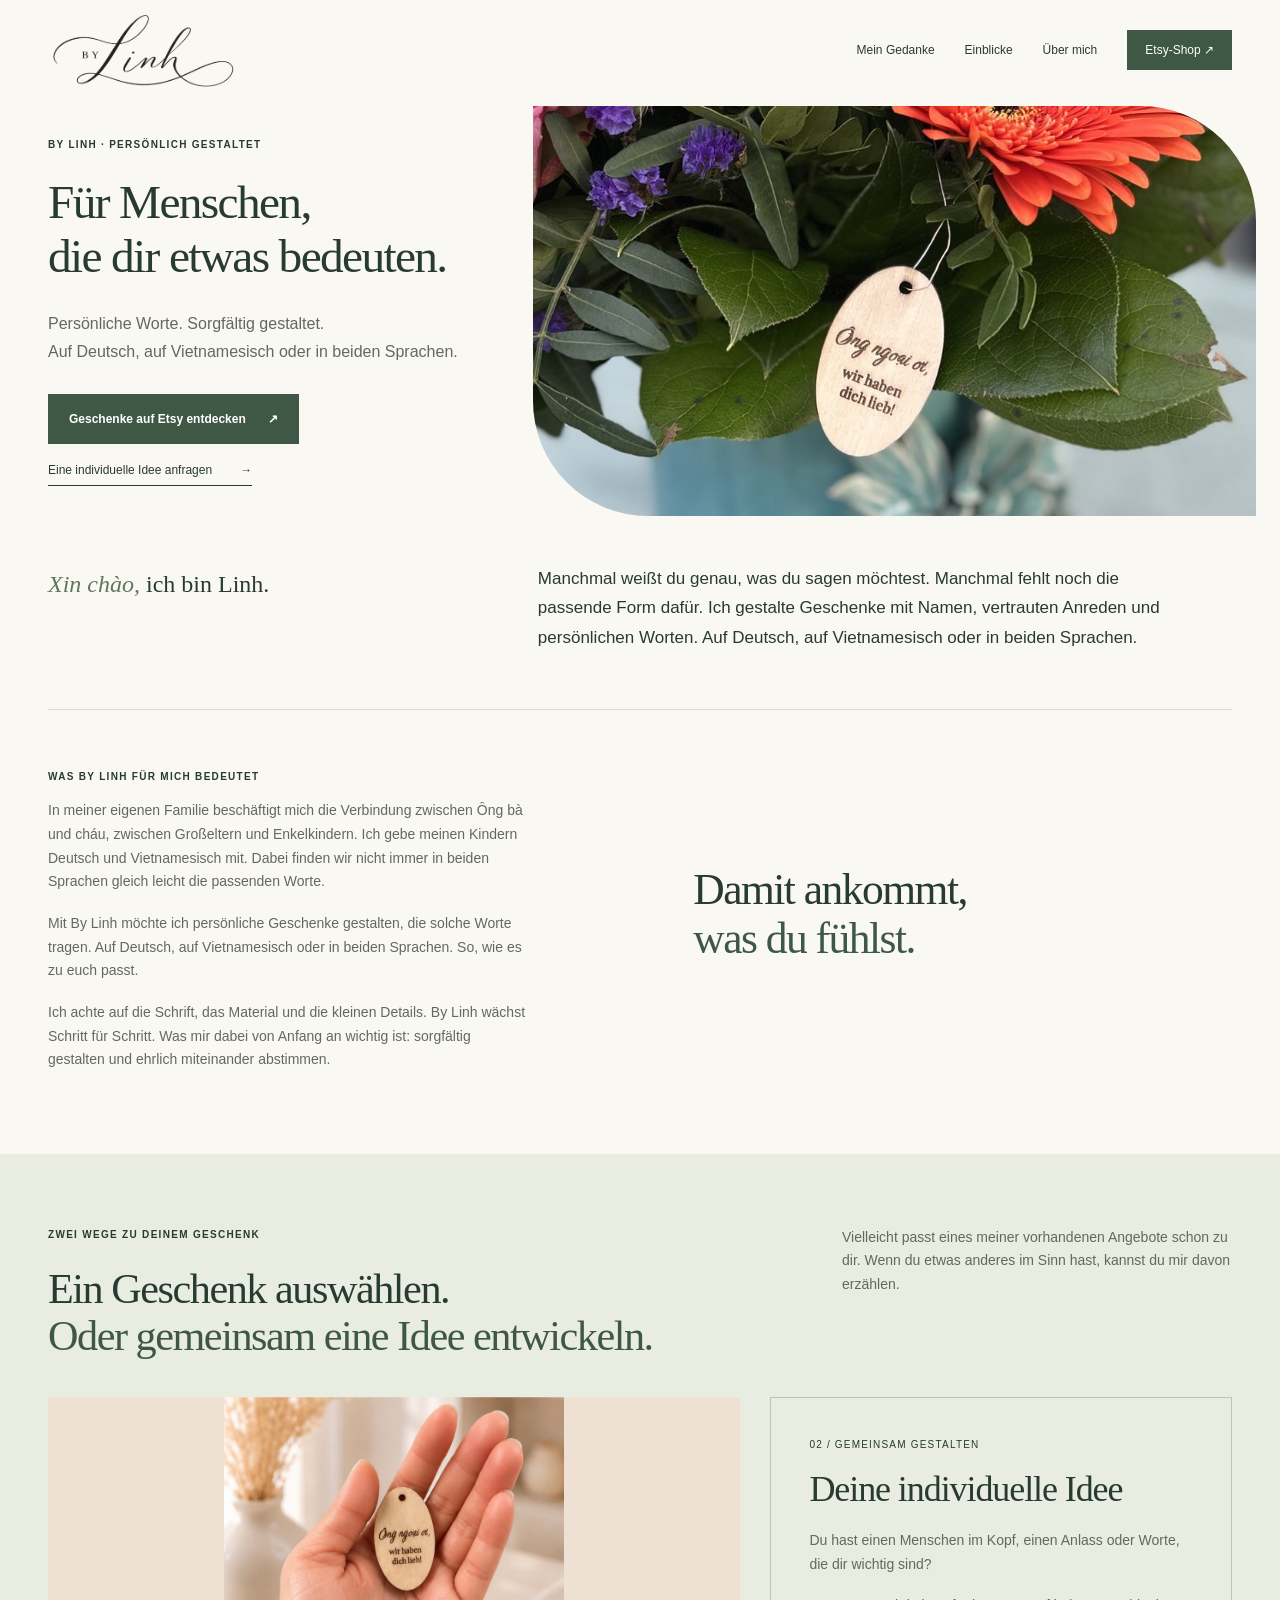
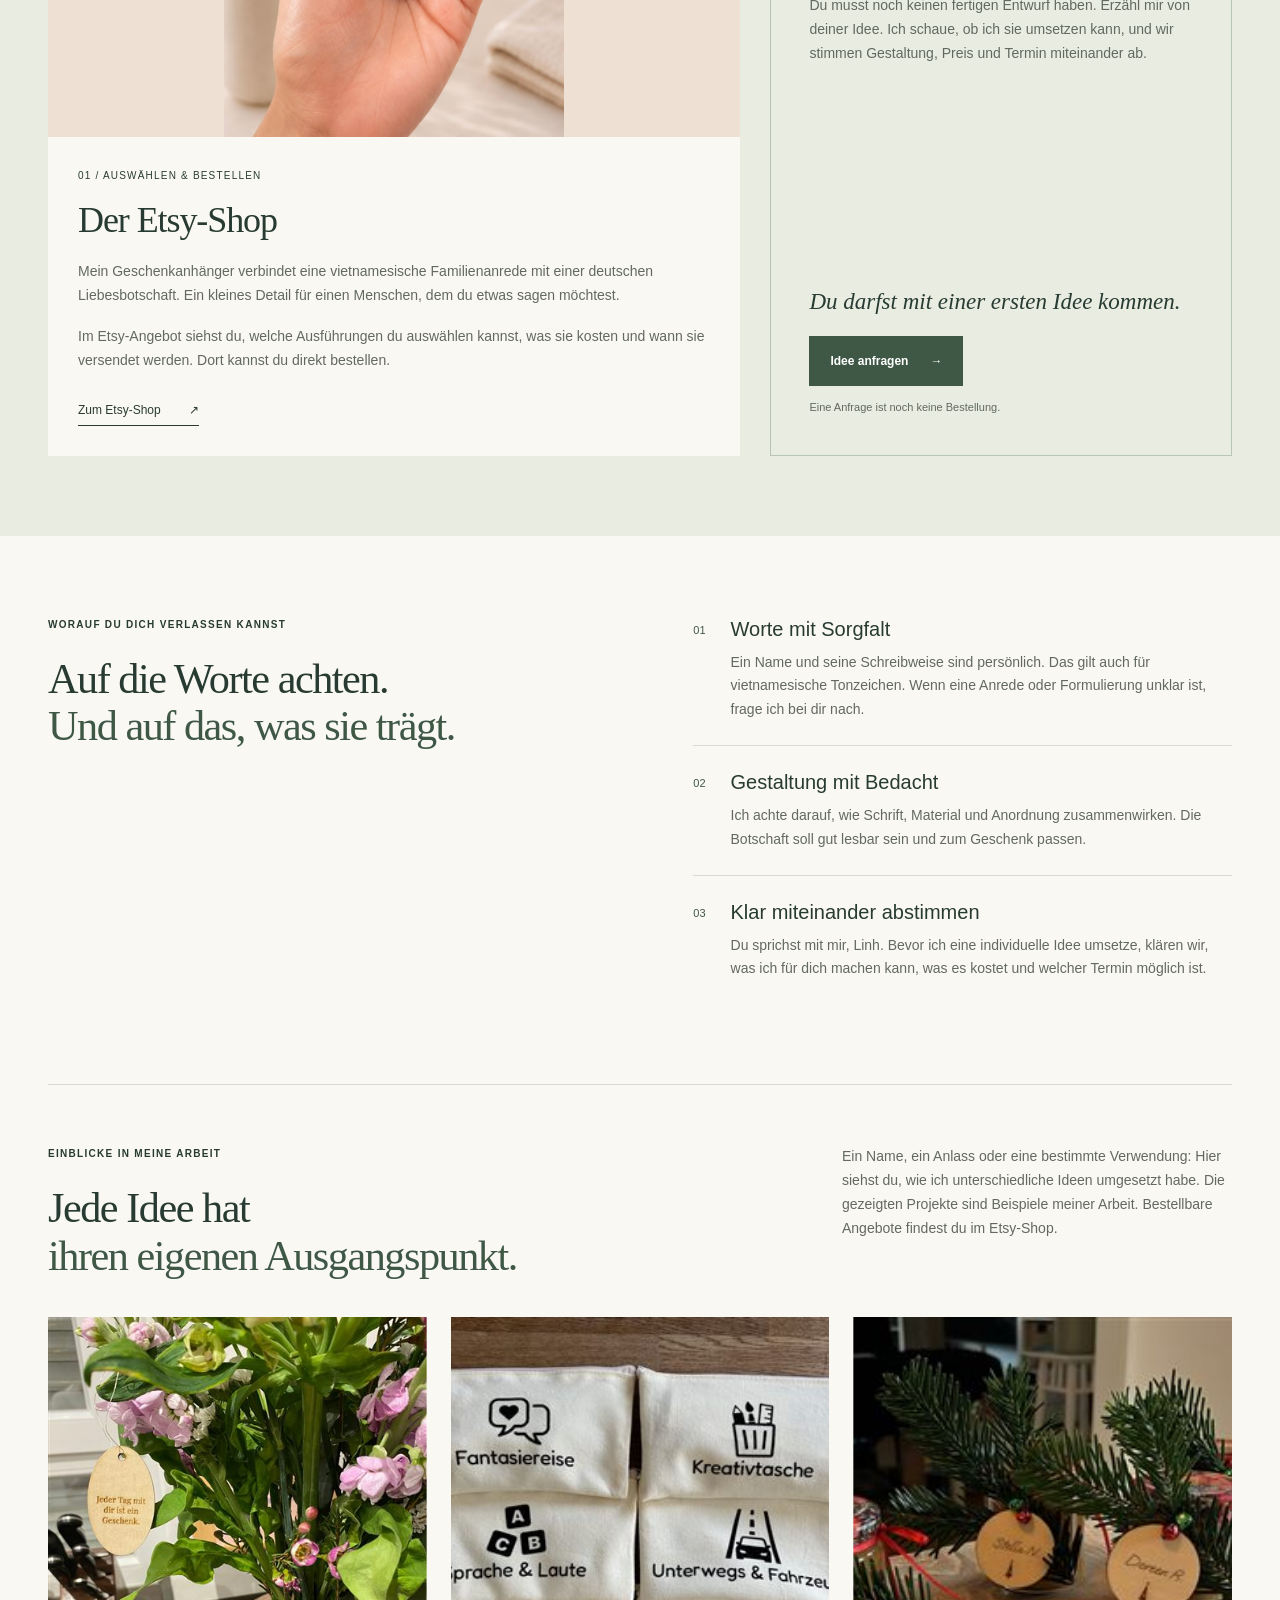
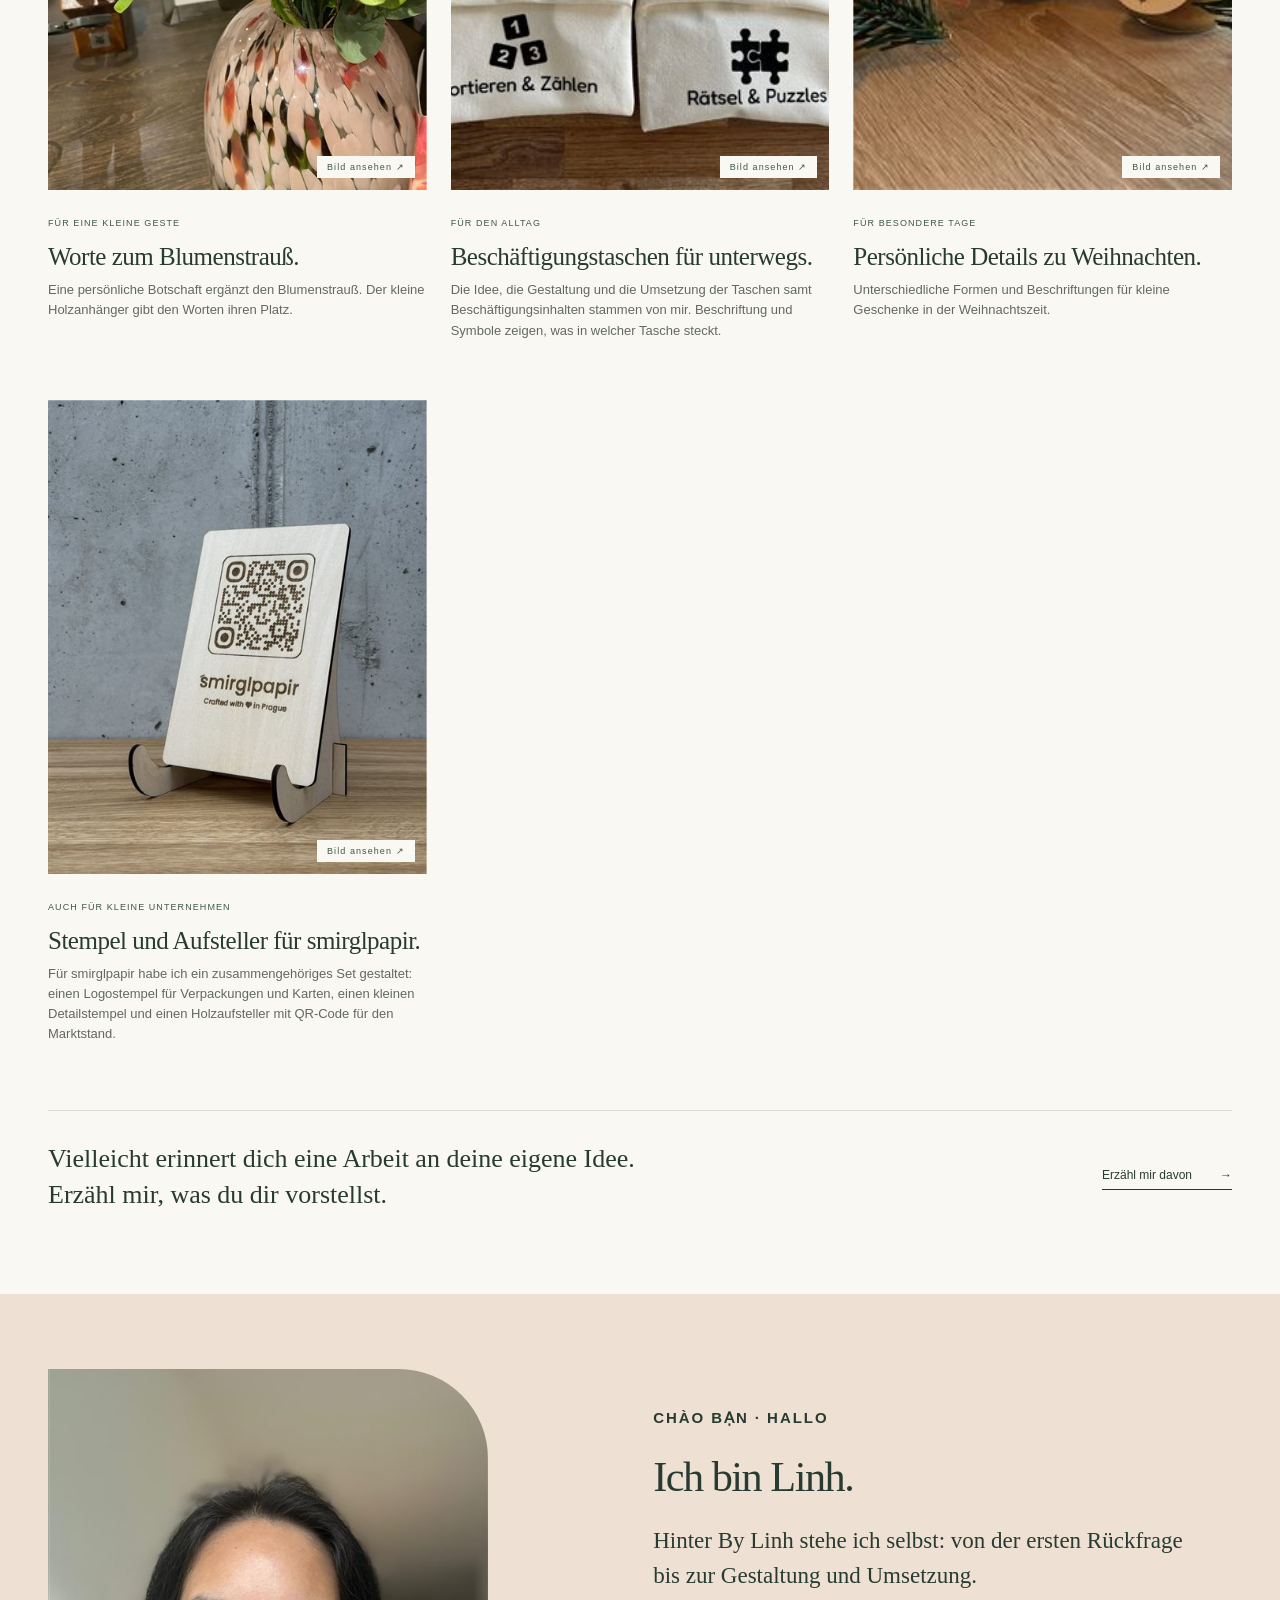
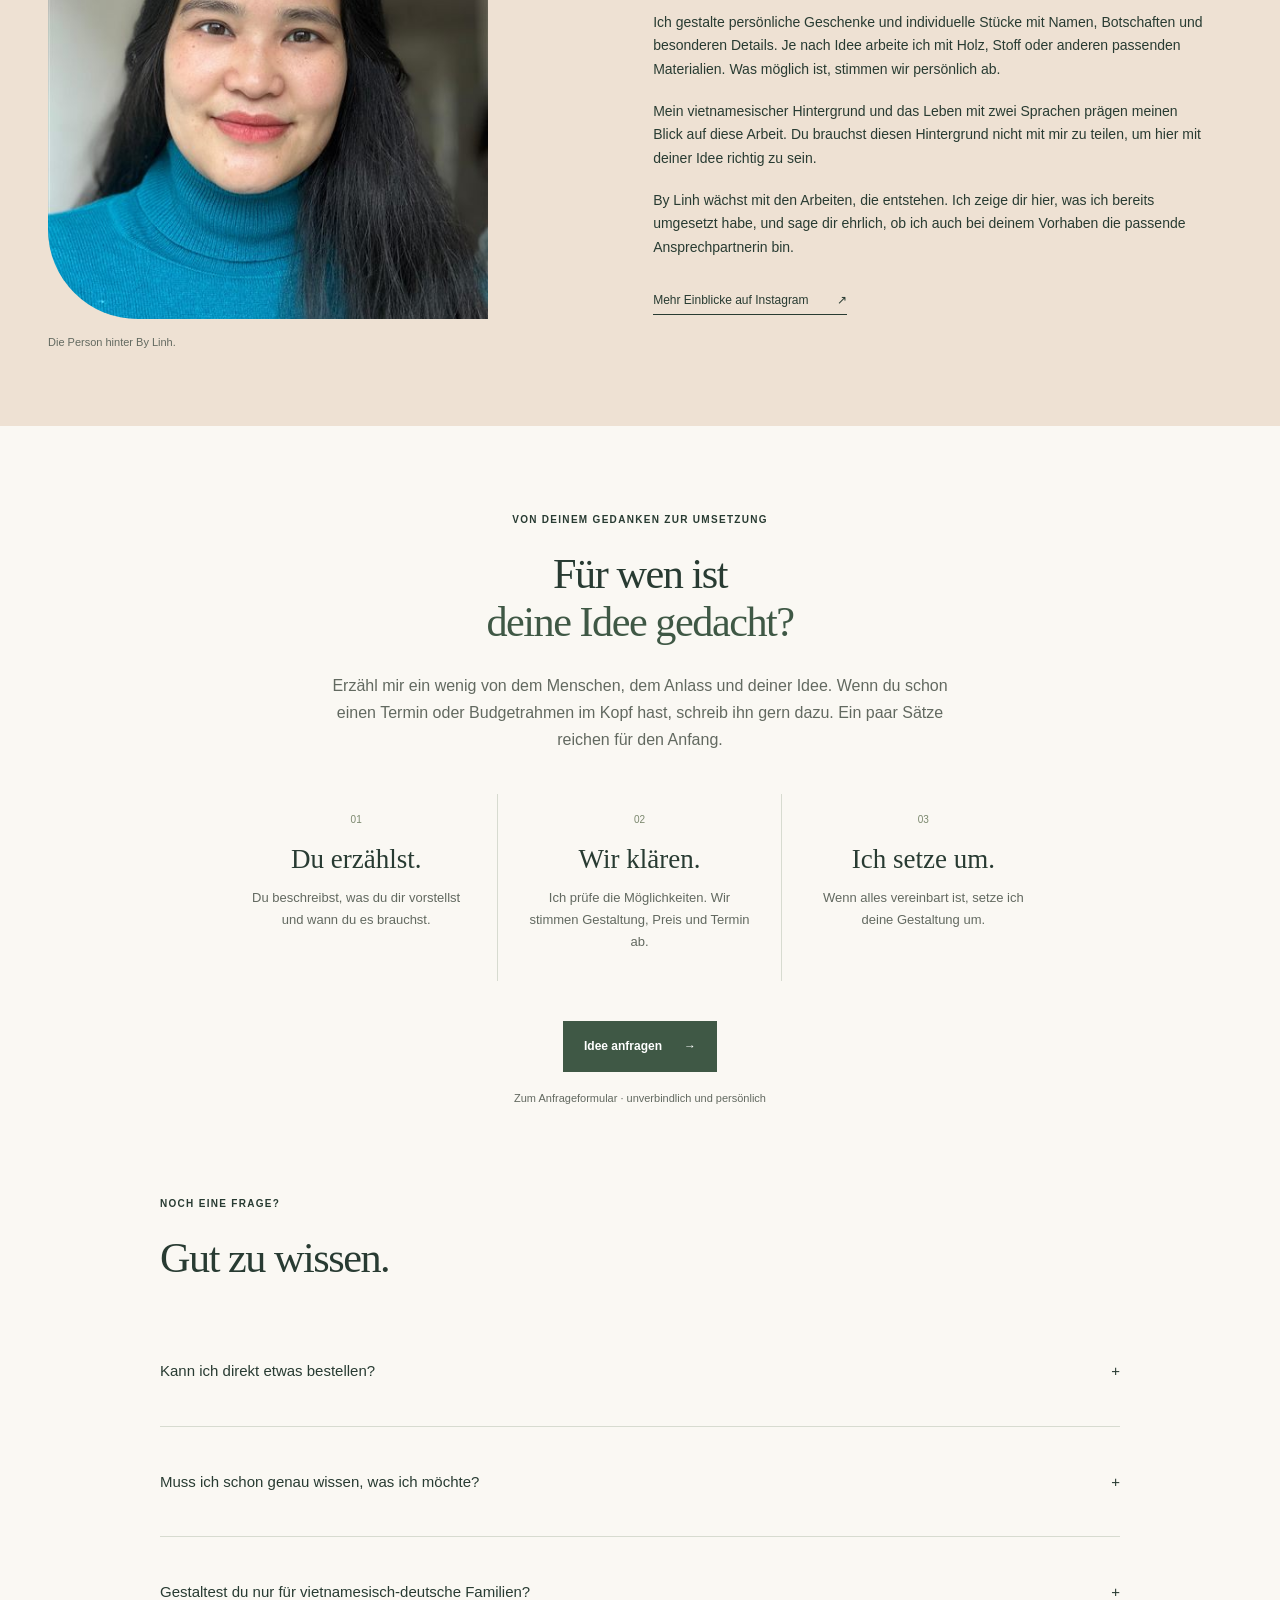
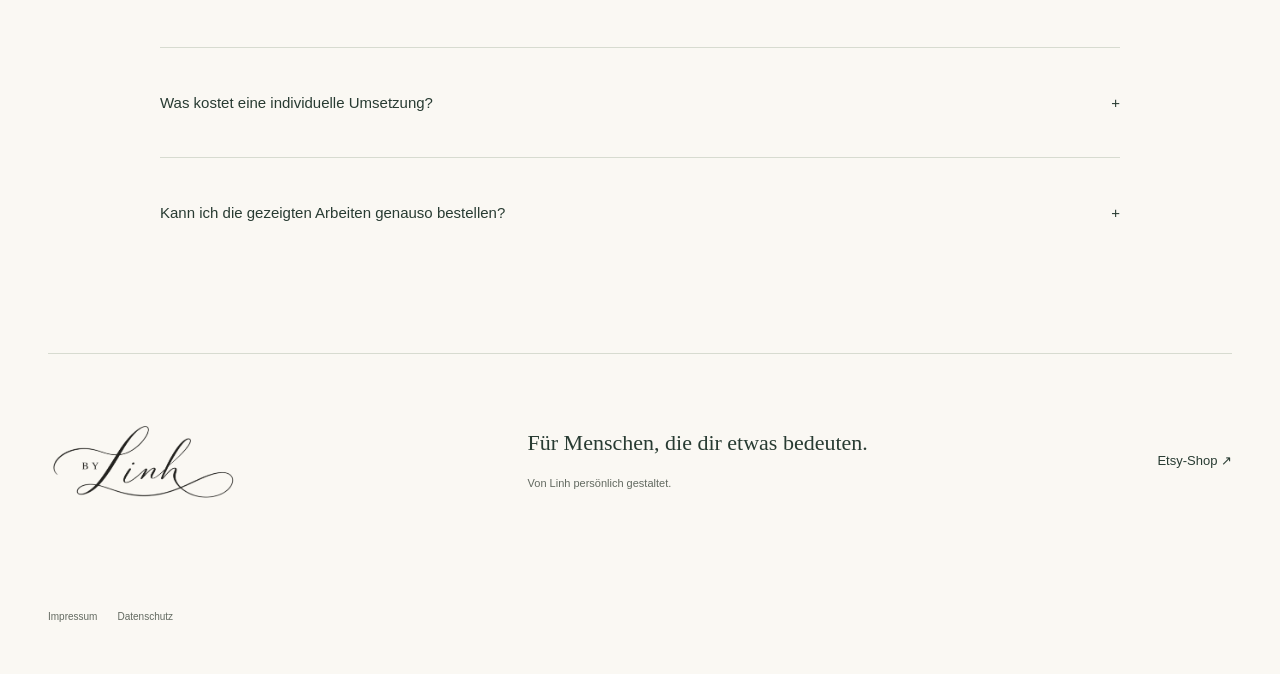
<file: index.html>
<!doctype html>
<html lang="de"><head><meta charset="utf-8"><meta name="viewport" content="width=device-width,initial-scale=1"><meta name="description" content="Persönliche Geschenke von Linh. Geschenkanhänger im Etsy-Shop entdecken oder eine individuelle Idee anfragen."><title>By Linh — Geschenke, die persönlich werden</title><link rel="stylesheet" href="assets/css/style.css?v=20261118-logo"><link rel="stylesheet" href="assets/css/motion.css?v=7"><link rel="stylesheet" href="assets/css/mobile.css?v=1"><link rel="stylesheet" href="assets/css/header.css?v=1"></head><body>

<header><a class="wordmark" href="#" aria-label="By Linh – Startseite"><img class="brand-logo" src="assets/images/by-linh-logo.png" width="1774" height="887" alt="By Linh"></a><nav aria-label="Hauptnavigation"><a href="#gedanke">Mein Gedanke</a><a href="#arbeiten">Einblicke</a><a href="#linh">Über mich</a><a class="nav-shop" href="https://bylinhde.etsy.com" target="_blank" rel="noopener">Etsy-Shop ↗</a></nav></header>
<main>
<section class="hero-editorial hero-with-copy" aria-label="Persönliche Geschenke von By Linh"><div class="hero-banner"><div class="hero-banner-copy"><p class="eyebrow">BY LINH · PERSÖNLICH GESTALTET</p><h1>Für Menschen,<br>die dir etwas bedeuten.</h1><p class="hero-banner-subline">Persönliche Worte. Sorgfältig gestaltet.<br>Auf Deutsch, auf Vietnamesisch oder in beiden Sprachen.</p><div class="actions"><a class="button primary" href="https://bylinhde.etsy.com" target="_blank" rel="noopener">Geschenke auf Etsy entdecken <span>↗</span></a><a class="text-link" href="anfragen.html">Eine individuelle Idee anfragen <span>→</span></a></div></div><div class="hero-editorial-image"><img src="assets/images/ong-ngoai-header-1600.jpg" srcset="assets/images/ong-ngoai-header-960.jpg 960w, assets/images/ong-ngoai-header-1600.jpg 1600w, assets/images/ong-ngoai-header-2400.jpg 2400w" sizes="(max-width:760px) 160vw, 105vw" alt="Holzanhänger am Blumenstrauß mit der Botschaft: Ông ngoại ơi, wir haben dich lieb!" fetchpriority="high" decoding="async"></div></div><div class="hero-editorial-intro wrap"><p class="viet-greeting"><span lang="vi">Xin chào,</span> ich bin Linh.</p><p class="intro">Manchmal weißt du genau, was du sagen möchtest. Manchmal fehlt noch die passende Form dafür. Ich gestalte Geschenke mit Namen, vertrauten Anreden und persönlichen Worten. Auf Deutsch, auf Vietnamesisch oder in beiden Sprachen.</p></div></section>
<section class="thought wrap" id="gedanke"><p class="eyebrow">WAS BY LINH FÜR MICH BEDEUTET</p><h2>Damit ankommt,<br><em>was du fühlst.</em></h2><div class="thought-bottom"><p>In meiner eigenen Familie beschäftigt mich die Verbindung zwischen <span lang="vi">Ông bà</span> und <span lang="vi">cháu</span>, zwischen Großeltern und Enkelkindern. Ich gebe meinen Kindern Deutsch und Vietnamesisch mit. Dabei finden wir nicht immer in beiden Sprachen gleich leicht die passenden Worte.</p><p>Mit By Linh möchte ich persönliche Geschenke gestalten, die solche Worte tragen. Auf Deutsch, auf Vietnamesisch oder in beiden Sprachen. So, wie es zu euch passt.</p><p>Ich achte auf die Schrift, das Material und die kleinen Details. By Linh wächst Schritt für Schritt. Was mir dabei von Anfang an wichtig ist: sorgfältig gestalten und ehrlich miteinander abstimmen.</p></div></section>
<section class="paths"><div class="wrap"><div class="section-heading"><div><p class="eyebrow">ZWEI WEGE ZU DEINEM GESCHENK</p><h2>Ein Geschenk auswählen.<br><em>Oder gemeinsam eine Idee entwickeln.</em></h2></div><p>Vielleicht passt eines meiner vorhandenen Angebote schon zu dir. Wenn du etwas anderes im Sinn hast, kannst du mir davon erzählen.</p></div><div class="path-grid"><article class="catalog"><div class="path-photo"><img src="assets/images/anhaenger.avif" alt="Vorhandener bilingualer Holz-Geschenkanhänger aus dem Etsy-Angebot" loading="lazy"></div><div class="path-copy"><span class="step-label">01 / AUSWÄHLEN & BESTELLEN</span><h3>Der Etsy-Shop</h3><p>Mein Geschenkanhänger verbindet eine vietnamesische Familienanrede mit einer deutschen Liebesbotschaft. Ein kleines Detail für einen Menschen, dem du etwas sagen möchtest.</p><p>Im Etsy-Angebot siehst du, welche Ausführungen du auswählen kannst, was sie kosten und wann sie versendet werden. Dort kannst du direkt bestellen.</p><a class="text-link" href="https://bylinhde.etsy.com" target="_blank" rel="noopener">Zum Etsy-Shop <span>↗</span></a></div></article><article class="custom"><div><span class="step-label">02 / GEMEINSAM GESTALTEN</span><h3>Deine individuelle Idee</h3><p>Du hast einen Menschen im Kopf, einen Anlass oder Worte, die dir wichtig sind?</p><p>Du musst noch keinen fertigen Entwurf haben. Erzähl mir von deiner Idee. Ich schaue, ob ich sie umsetzen kann, und wir stimmen Gestaltung, Preis und Termin miteinander ab.</p></div><div class="custom-bottom"><p class="handwritten">Du darfst mit einer ersten Idee kommen.</p><a class="button primary" href="anfragen.html">Idee anfragen <span>→</span></a><small>Eine Anfrage ist noch keine Bestellung.</small></div></article></div></div></section>
<section class="values wrap"><div><p class="eyebrow">WORAUF DU DICH VERLASSEN KANNST</p><h2>Auf die Worte achten.<br><em>Und auf das, was sie trägt.</em></h2></div><div class="value-list"><article><span>01</span><div><h3>Worte mit Sorgfalt</h3><p>Ein Name und seine Schreibweise sind persönlich. Das gilt auch für vietnamesische Tonzeichen. Wenn eine Anrede oder Formulierung unklar ist, frage ich bei dir nach.</p></div></article><article><span>02</span><div><h3>Gestaltung mit Bedacht</h3><p>Ich achte darauf, wie Schrift, Material und Anordnung zusammenwirken. Die Botschaft soll gut lesbar sein und zum Geschenk passen.</p></div></article><article><span>03</span><div><h3>Klar miteinander abstimmen</h3><p>Du sprichst mit mir, Linh. Bevor ich eine individuelle Idee umsetze, klären wir, was ich für dich machen kann, was es kostet und welcher Termin möglich ist.</p></div></article></div></section>
<span id="galerie" aria-hidden="true"></span><section class="portfolio wrap" id="arbeiten"><div class="section-heading"><div><p class="eyebrow">EINBLICKE IN MEINE ARBEIT</p><h2>Jede Idee hat<br><em>ihren eigenen Ausgangspunkt.</em></h2></div><p>Ein Name, ein Anlass oder eine bestimmte Verwendung: Hier siehst du, wie ich unterschiedliche Ideen umgesetzt habe. Die gezeigten Projekte sind Beispiele meiner Arbeit. Bestellbare Angebote findest du im Etsy-Shop.</p></div><div class="project-grid">


<article><img src="assets/images/blumen-960.jpg" data-project-image="blumen.jpg" srcset="assets/images/blumen-480.jpg 480w, assets/images/blumen-960.jpg 960w, assets/images/blumen-1600.jpg 1600w" sizes="(max-width: 520px) calc(100vw - 40px), (max-width: 760px) 46vw, 420px" alt="Holzanhänger als persönliches Detail am Blumenstrauß" loading="lazy"><div><span>FÜR EINE KLEINE GESTE</span><h3>Worte zum Blumenstrauß.</h3><p>Eine persönliche Botschaft ergänzt den Blumenstrauß. Der kleine Holzanhänger gibt den Worten ihren Platz.</p></div></article>
<article><img src="assets/images/taschen-960.jpg" data-project-image="taschen.jpeg" srcset="assets/images/taschen-480.jpg 480w, assets/images/taschen-960.jpg 960w, assets/images/taschen-1600.jpg 1600w" sizes="(max-width: 520px) calc(100vw - 40px), (max-width: 760px) 46vw, 420px" alt="Vier gestaltete Stofftaschen mit Beschriftung und Symbolen" loading="lazy"><div><span>FÜR DEN ALLTAG</span><h3>Beschäftigungstaschen für unterwegs.</h3><p>Die Idee, die Gestaltung und die Umsetzung der Taschen samt Beschäftigungsinhalten stammen von mir. Beschriftung und Symbole zeigen, was in welcher Tasche steckt.</p></div></article>
<article><img src="assets/images/weihnachten-960.jpg" data-project-image="weihnachten.jpg" srcset="assets/images/weihnachten-480.jpg 480w, assets/images/weihnachten-960.jpg 960w, assets/images/weihnachten-1600.jpg 1600w" sizes="(max-width: 520px) calc(100vw - 40px), (max-width: 760px) 46vw, 420px" alt="Gestaltete Anhänger im weihnachtlichen Arrangement" loading="lazy"><div><span>FÜR BESONDERE TAGE</span><h3>Persönliche Details zu Weihnachten.</h3><p>Unterschiedliche Formen und Beschriftungen für kleine Geschenke in der Weihnachtszeit.</p></div></article>
<article><img src="assets/images/aufsteller-960.jpg" data-project-image="aufsteller.jpeg" srcset="assets/images/aufsteller-480.jpg 480w, assets/images/aufsteller-960.jpg 960w, assets/images/aufsteller-1600.jpg 1600w" sizes="(max-width: 520px) calc(100vw - 40px), (max-width: 760px) 46vw, 420px" alt="Holzaufsteller mit Logo und QR-Code für smirglpapir" loading="lazy"><div><span>AUCH FÜR KLEINE UNTERNEHMEN</span><h3>Stempel und Aufsteller für smirglpapir.</h3><p>Für smirglpapir habe ich ein zusammengehöriges Set gestaltet: einen Logostempel für Verpackungen und Karten, einen kleinen Detailstempel und einen Holzaufsteller mit QR-Code für den Marktstand.</p></div></article>
</div><div class="portfolio-end"><p>Vielleicht erinnert dich eine Arbeit an deine eigene Idee.<br>Erzähl mir, was du dir vorstellst.</p><a class="text-link" href="anfragen.html">Erzähl mir davon <span>→</span></a></div></section>
<section class="about" id="linh"><div class="wrap about-grid"><div class="portrait"><img src="assets/images/linh-960.jpg" data-project-image="linh.jpg" srcset="assets/images/linh-480.jpg 480w, assets/images/linh-960.jpg 960w, assets/images/linh-1600.jpg 1600w" sizes="(max-width: 760px) 74vw, 440px" alt="Linh, die Gründerin von By Linh" loading="lazy"><span>Die Person hinter By Linh.</span></div><div><p class="eyebrow"><span lang="vi">CHÀO BẠN</span> · HALLO</p><h2>Ich bin Linh.</h2><p class="about-lead">Hinter By Linh stehe ich selbst: von der ersten Rückfrage bis zur Gestaltung und Umsetzung.</p><p>Ich gestalte persönliche Geschenke und individuelle Stücke mit Namen, Botschaften und besonderen Details. Je nach Idee arbeite ich mit Holz, Stoff oder anderen passenden Materialien. Was möglich ist, stimmen wir persönlich ab.</p><p>Mein vietnamesischer Hintergrund und das Leben mit zwei Sprachen prägen meinen Blick auf diese Arbeit. Du brauchst diesen Hintergrund nicht mit mir zu teilen, um hier mit deiner Idee richtig zu sein.</p><p>By Linh wächst mit den Arbeiten, die entstehen. Ich zeige dir hier, was ich bereits umgesetzt habe, und sage dir ehrlich, ob ich auch bei deinem Vorhaben die passende Ansprechpartnerin bin.</p><a class="text-link" href="https://www.instagram.com/bylinh.creative" target="_blank" rel="noopener">Mehr Einblicke auf Instagram <span>↗</span></a></div></div></section>
<section class="inquiry wrap" id="anfragen"><p class="eyebrow">VON DEINEM GEDANKEN ZUR UMSETZUNG</p><h2>Für wen ist<br><em>deine Idee gedacht?</em></h2><p class="inquiry-intro">Erzähl mir ein wenig von dem Menschen, dem Anlass und deiner Idee. Wenn du schon einen Termin oder Budgetrahmen im Kopf hast, schreib ihn gern dazu. Ein paar Sätze reichen für den Anfang.</p><div class="process"><div><span>01</span><h3>Du erzählst.</h3><p>Du beschreibst, was du dir vorstellst und wann du es brauchst.</p></div><div><span>02</span><h3>Wir klären.</h3><p>Ich prüfe die Möglichkeiten. Wir stimmen Gestaltung, Preis und Termin ab.</p></div><div><span>03</span><h3>Ich setze um.</h3><p>Wenn alles vereinbart ist, setze ich deine Gestaltung um.</p></div></div><a class="button primary" href="anfragen.html">Idee anfragen <span>→</span></a><p class="small-note">Zum Anfrageformular · unverbindlich und persönlich</p></section>
<section class="faq wrap"><p class="eyebrow">NOCH EINE FRAGE?</p><h2>Gut zu wissen.</h2><details><summary>Kann ich direkt etwas bestellen?<span>+</span></summary><p>Ja. Im <a href="https://bylinhde.etsy.com" target="_blank" rel="noopener">Etsy-Shop</a> findest du das aktuell verfügbare Angebot. Dort wählst du die angebotenen Optionen und bestellst direkt. Individuelle Ideen außerhalb dieses Angebots kannst du bei mir anfragen.</p></details><details><summary>Muss ich schon genau wissen, was ich möchte?<span>+</span></summary><p>Nein. Du kannst mir auch mit einem Anlass, einer Botschaft oder einer groben Vorstellung schreiben. Ich frage nach, wenn mir etwas fehlt, und sage dir, ob ich deine Idee umsetzen kann.</p></details><details><summary>Gestaltest du nur für vietnamesisch-deutsche Familien?<span>+</span></summary><p>Nein. Die Verbindung zwischen Deutsch und Vietnamesisch gehört zu meiner eigenen Geschichte. Dein Geschenk darf rein deutsch, rein vietnamesisch oder zweisprachig sein. Auch andere individuelle Vorhaben kannst du gern anfragen.</p></details><details><summary>Was kostet eine individuelle Umsetzung?<span>+</span></summary><p>Das hängt davon ab, was du dir wünschst, welches Material passt und wie aufwendig die Umsetzung ist. Du erfährst den Preis, bevor du mir den Auftrag gibst. Für Etsy-Bestellungen gelten die Angaben im jeweiligen Angebot.</p></details><details><summary>Kann ich die gezeigten Arbeiten genauso bestellen?<span>+</span></summary><p>Die Bilder zeigen bereits umgesetzte Arbeiten. Wenn dir etwas gefällt, frag mich gern nach einer ähnlichen Gestaltung. Ich prüfe, ob sie möglich ist. Direkt bestellbare Angebote findest du im Etsy-Shop.</p></details></section>
</main><footer class="wrap"><div class="footer-top"><a class="wordmark" href="#" aria-label="By Linh – Startseite"><img class="brand-logo" src="assets/images/by-linh-logo.png" width="1774" height="887" alt="By Linh"></a><p>Für Menschen, die dir etwas bedeuten.<br><small>Von Linh persönlich gestaltet.</small></p><a href="https://bylinhde.etsy.com" target="_blank" rel="noopener">Etsy-Shop ↗</a></div><div class="footer-bottom"><div><a href="impressum.html">Impressum</a><a href="datenschutz.html">Datenschutz</a></div></div></footer><dialog id="project-gallery" class="project-gallery" aria-labelledby="gallery-title"><div class="gallery-panel"><div class="gallery-toolbar"><span class="gallery-count" aria-live="polite"></span><button type="button" class="gallery-close" aria-label="Galerie schließen">Schließen ×</button></div><div class="gallery-stage"><img alt=""><button type="button" class="gallery-prev" aria-label="Vorheriges Bild">←</button><button type="button" class="gallery-next" aria-label="Nächstes Bild">→</button></div><div class="gallery-caption"><h2 id="gallery-title"></h2><p class="gallery-description"></p><small>Bisherige Arbeit von By Linh · Projektbeispiel</small></div></div></dialog><script src="assets/js/gallery.js?v=4" defer></script><script src="assets/js/motion.js?v=5" defer></script></body></html>
</file>
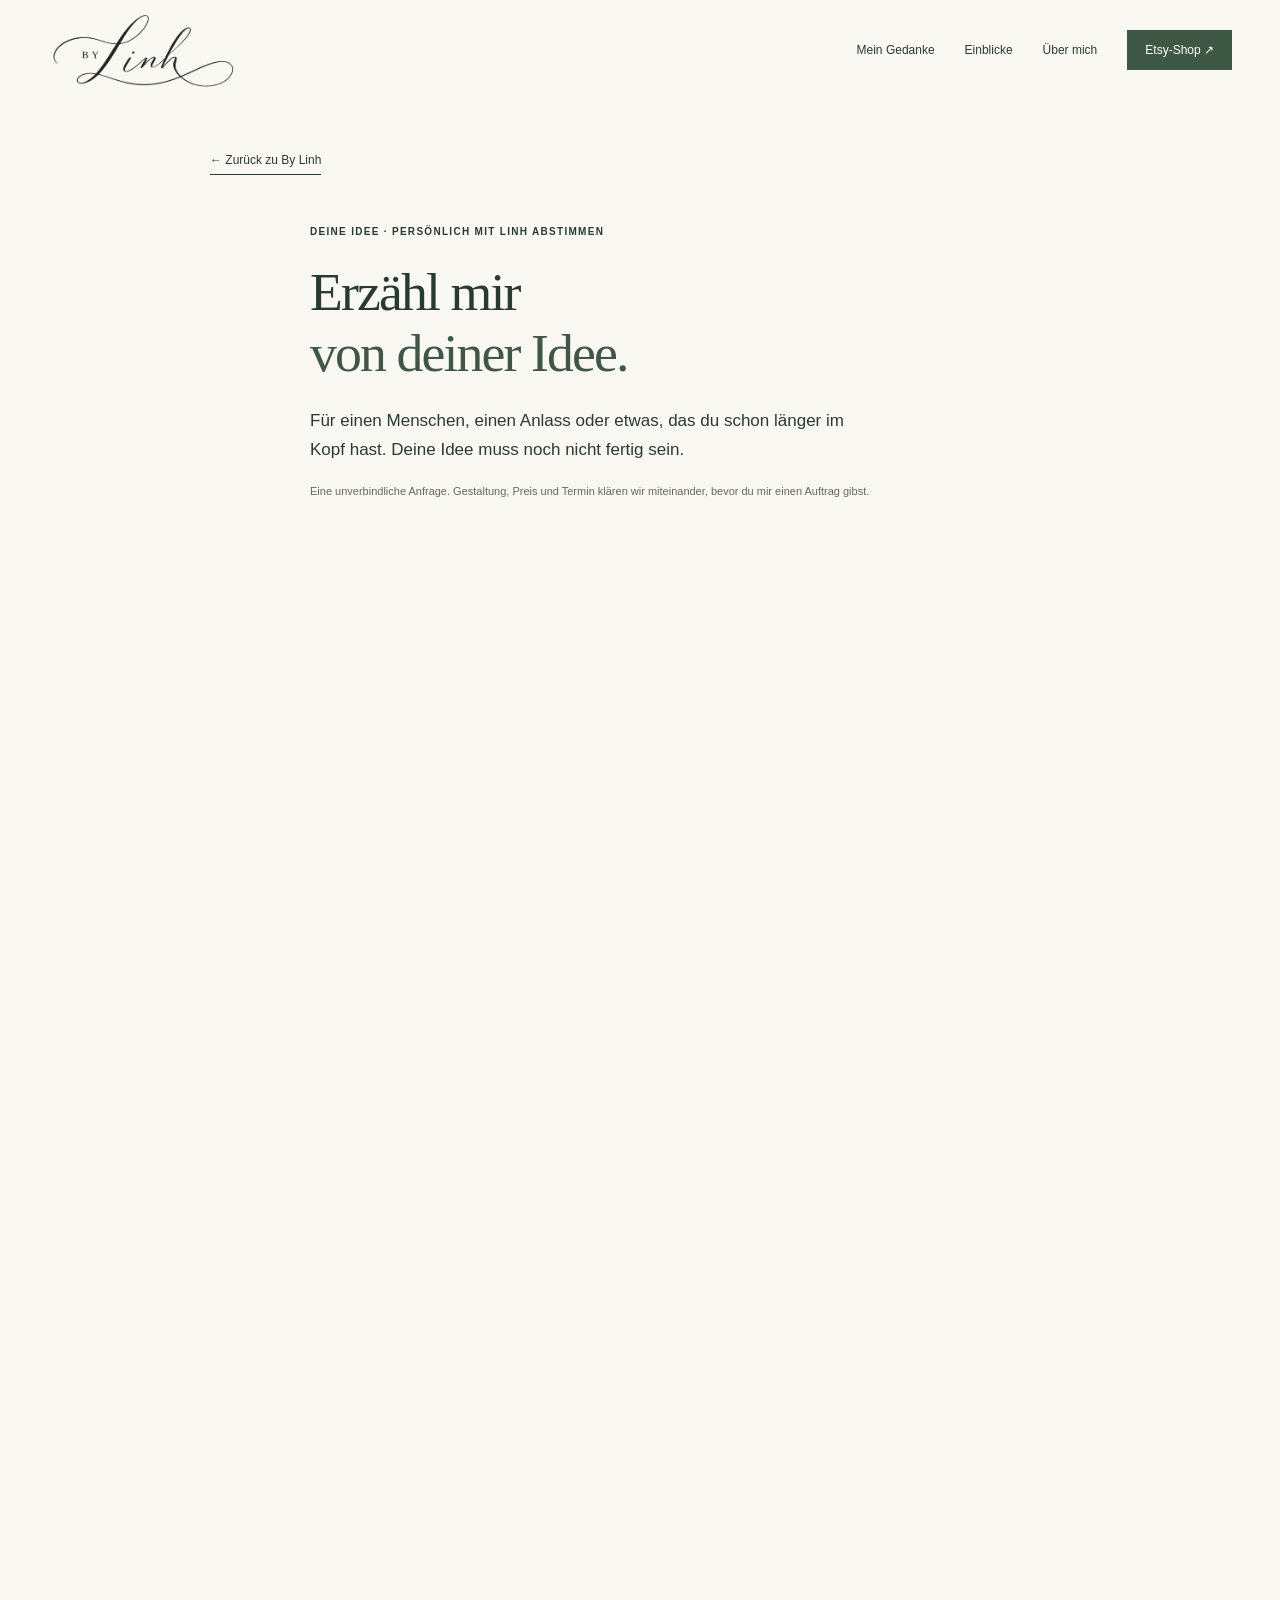
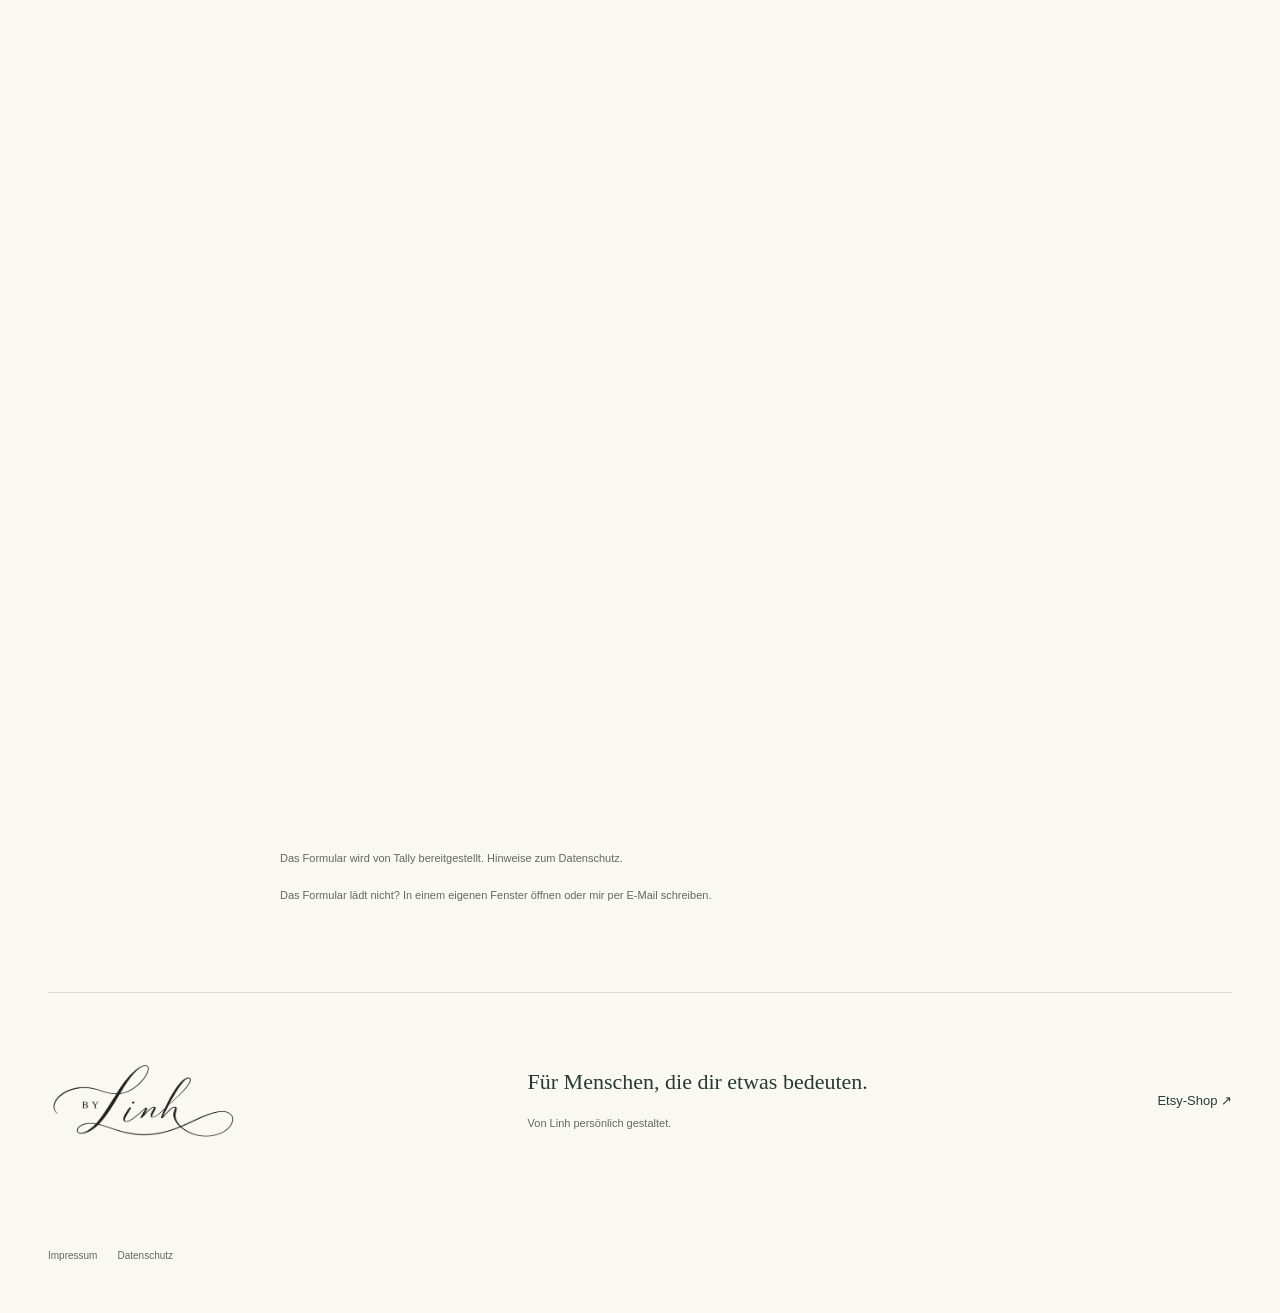
<file: anfragen.html>
<!doctype html><html lang="de"><head><meta charset="utf-8"><meta name="viewport" content="width=device-width,initial-scale=1"><meta name="description" content="Erzähl Linh von deiner persönlichen Geschenkidee. Unverbindlich anfragen und Gestaltung, Preis und Termin gemeinsam klären."><title>Deine Idee anfragen — By Linh</title><link rel="stylesheet" href="assets/css/style.css?v=20261118-logo"><link rel="stylesheet" href="assets/css/mobile.css?v=1"></head><body><header><a class="wordmark" href="index.html" aria-label="By Linh – Startseite"><img class="brand-logo" src="assets/images/by-linh-logo.png" width="1774" height="887" alt="By Linh"></a><nav aria-label="Hauptnavigation"><a href="index.html#gedanke">Mein Gedanke</a><a href="index.html#arbeiten">Einblicke</a><a href="index.html#linh">Über mich</a><a class="nav-shop" href="https://bylinhde.etsy.com" target="_blank" rel="noopener">Etsy-Shop ↗</a></nav></header><main class="request-page wrap"><a class="text-link" href="index.html">← Zurück zu By Linh</a><div class="request-heading"><p class="eyebrow">DEINE IDEE · PERSÖNLICH MIT LINH ABSTIMMEN</p><h1>Erzähl mir<br><em>von deiner Idee.</em></h1><p>Für einen Menschen, einen Anlass oder etwas, das du schon länger im Kopf hast. Deine Idee muss noch nicht fertig sein.</p><p class="small-note">Eine unverbindliche Anfrage. Gestaltung, Preis und Termin klären wir miteinander, bevor du mir einen Auftrag gibst.</p></div><div class="inquiry-form"><iframe data-tally-src="https://tally.so/embed/LD9jpO?alignLeft=1&amp;hideTitle=1&amp;transparentBackground=1&amp;dynamicHeight=1" loading="lazy" width="100%" height="1900" frameborder="0" title="Deine unverbindliche Anfrage an By Linh"></iframe></div><p class="small-note">Das Formular wird von Tally bereitgestellt. <a href="datenschutz.html">Hinweise zum Datenschutz</a>.</p><p class="small-note">Das Formular lädt nicht? <a href="https://tally.so/r/LD9jpO" target="_blank" rel="noopener">In einem eigenen Fenster öffnen</a> oder <a href="mailto:bylinh.creative@gmail.com?subject=Meine%20individuelle%20Geschenkidee">mir per E-Mail schreiben</a>.</p></main><footer class="wrap"><div class="footer-top"><a class="wordmark" href="index.html" aria-label="By Linh – Startseite"><img class="brand-logo" src="assets/images/by-linh-logo.png" width="1774" height="887" alt="By Linh"></a><p>Für Menschen, die dir etwas bedeuten.<br><small>Von Linh persönlich gestaltet.</small></p><a href="https://bylinhde.etsy.com" target="_blank" rel="noopener">Etsy-Shop ↗</a></div><div class="footer-bottom"><div><a href="impressum.html">Impressum</a><a href="datenschutz.html">Datenschutz</a></div></div></footer><script async src="https://tally.so/widgets/embed.js"></script></body></html>
</file>
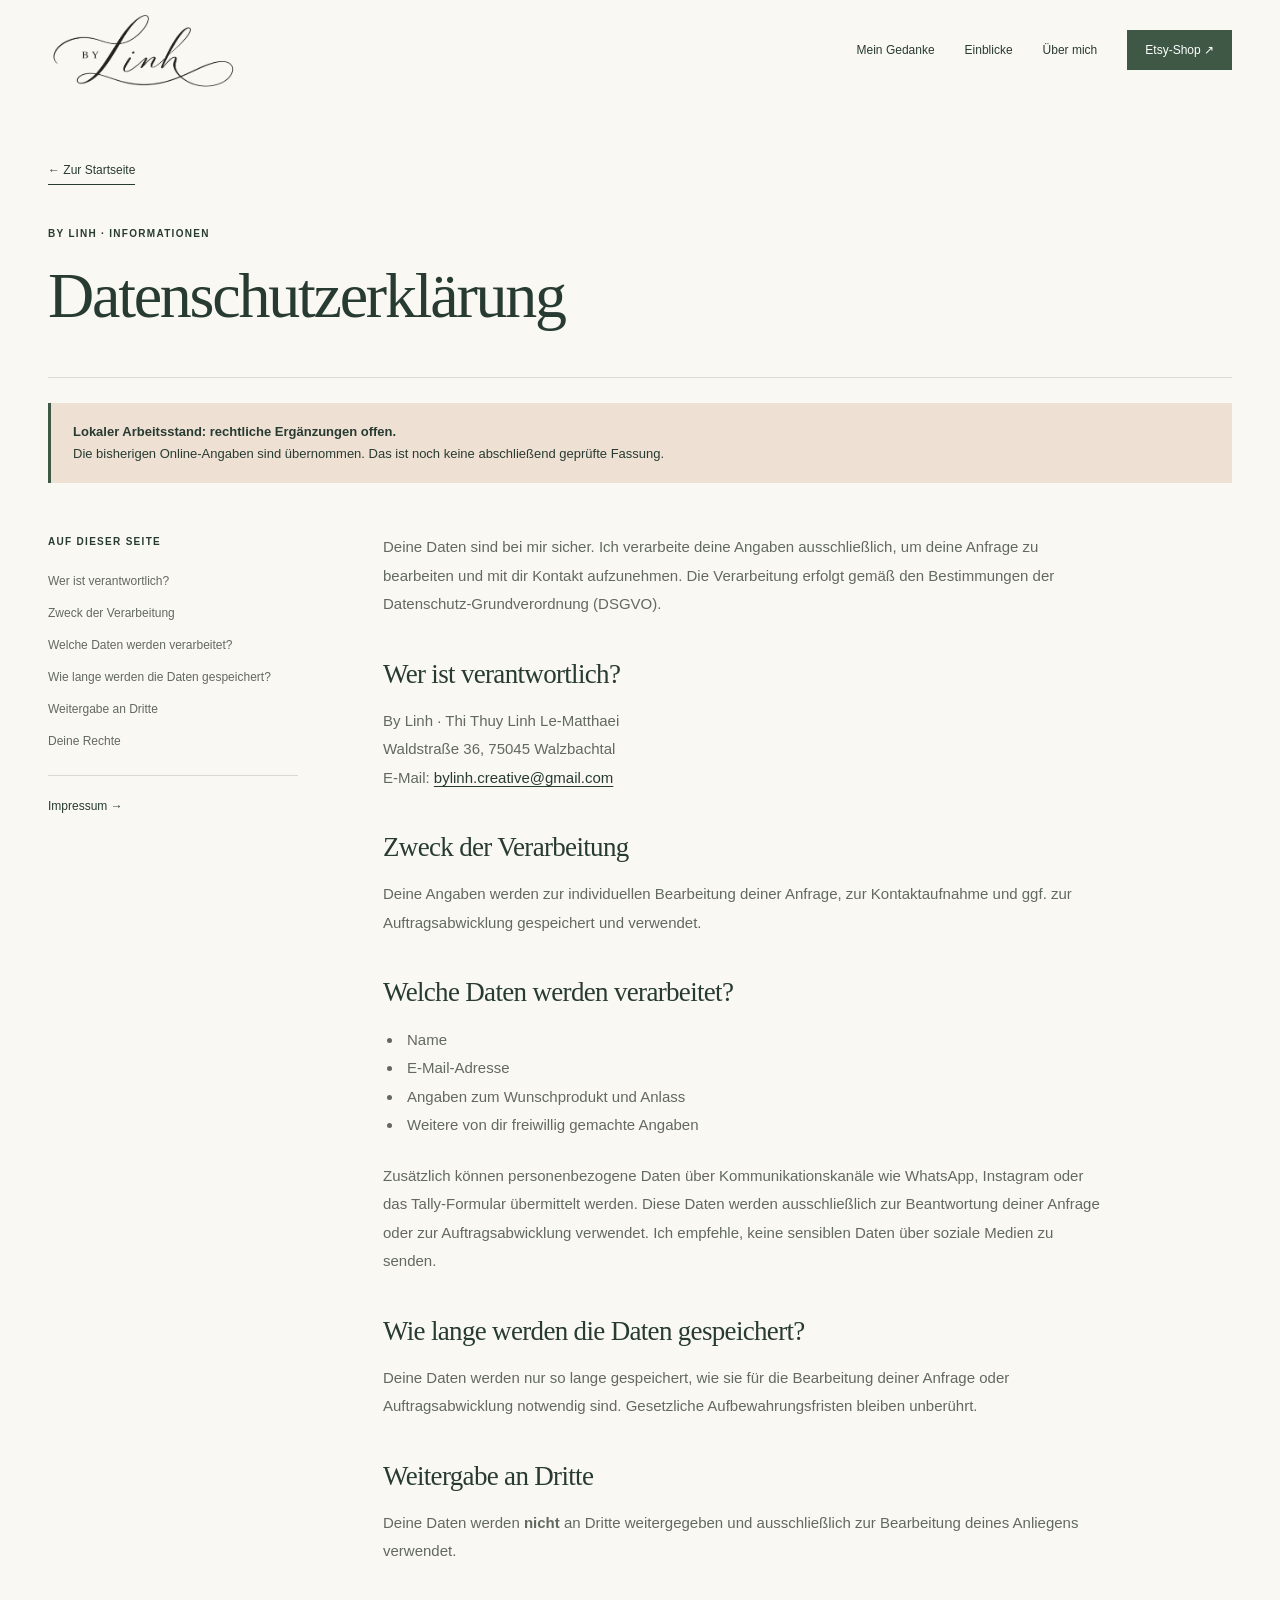
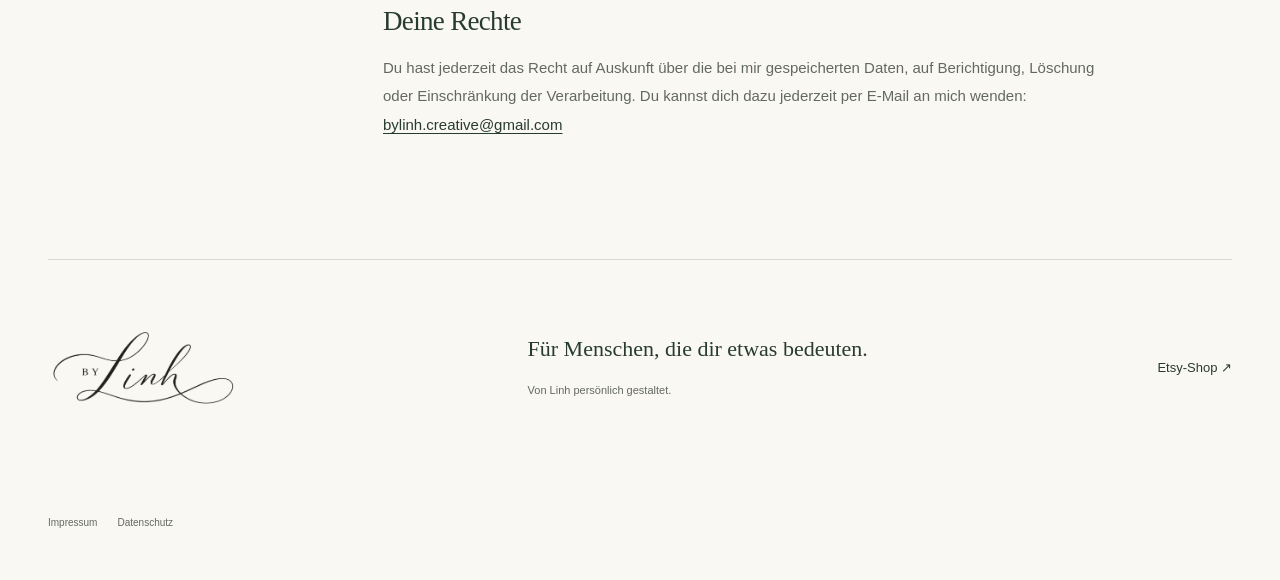
<file: datenschutz.html>
<!doctype html><html lang="de"><head><meta charset="utf-8"><meta name="viewport" content="width=device-width,initial-scale=1"><title>Datenschutzerklärung — By Linh</title><link rel="stylesheet" href="assets/css/style.css?v=20261118-logo"><link rel="stylesheet" href="assets/css/mobile.css?v=1"></head><body class="legal-page">
<header><a class="wordmark" href="index.html" aria-label="By Linh – Startseite"><img class="brand-logo" src="assets/images/by-linh-logo.png" width="1774" height="887" alt="By Linh"></a><nav aria-label="Hauptnavigation"><a href="index.html#gedanke">Mein Gedanke</a><a href="index.html#arbeiten">Einblicke</a><a href="index.html#linh">Über mich</a><a class="nav-shop" href="https://bylinhde.etsy.com" target="_blank" rel="noopener">Etsy-Shop ↗</a></nav></header>
<main class="wrap legal-main"><div class="legal-title"><a class="text-link" href="index.html">← Zur Startseite</a><p class="eyebrow">BY LINH · INFORMATIONEN</p><h1>Datenschutzerklärung</h1></div><div class="legal-review-note"><strong>Lokaler Arbeitsstand: rechtliche Ergänzungen offen.</strong> Die bisherigen Online-Angaben sind übernommen. Das ist noch keine abschließend geprüfte Fassung.</div><div class="legal-layout"><aside aria-label="Inhalt"><p class="eyebrow">AUF DIESER SEITE</p><a href="#abschnitt-1">Wer ist verantwortlich?</a><a href="#abschnitt-2">Zweck der Verarbeitung</a><a href="#abschnitt-3">Welche Daten werden verarbeitet?</a><a href="#abschnitt-4">Wie lange werden die Daten gespeichert?</a><a href="#abschnitt-5">Weitergabe an Dritte</a><a href="#abschnitt-6">Deine Rechte</a><div class="legal-other"><a href="impressum.html">Impressum →</a></div></aside><article class="legal-content">
    
    <p>Deine Daten sind bei mir sicher. Ich verarbeite deine Angaben ausschließlich, um deine Anfrage zu bearbeiten und mit dir Kontakt aufzunehmen. Die Verarbeitung erfolgt gemäß den Bestimmungen der Datenschutz-Grundverordnung (DSGVO).</p>

    <h2 id="abschnitt-1">Wer ist verantwortlich?</h2>
    <p>By Linh · Thi Thuy Linh Le-Matthaei<br>Waldstraße 36, 75045 Walzbachtal<br>E-Mail: <a href="mailto:bylinh.creative@gmail.com">bylinh.creative@gmail.com</a></p>

    <h2 id="abschnitt-2">Zweck der Verarbeitung</h2>
    <p>Deine Angaben werden zur individuellen Bearbeitung deiner Anfrage, zur Kontaktaufnahme und ggf. zur Auftragsabwicklung gespeichert und verwendet.</p>

    <h2 id="abschnitt-3">Welche Daten werden verarbeitet?</h2>
    <ul>
      <li>Name</li>
      <li>E-Mail-Adresse</li>
      <li>Angaben zum Wunschprodukt und Anlass</li>
      <li>Weitere von dir freiwillig gemachte Angaben</li>
    </ul>
    <p>Zusätzlich können personenbezogene Daten über Kommunikationskanäle wie WhatsApp, Instagram oder das Tally-Formular übermittelt werden. Diese Daten werden ausschließlich zur Beantwortung deiner Anfrage oder zur Auftragsabwicklung verwendet. Ich empfehle, keine sensiblen Daten über soziale Medien zu senden.</p>

    <h2 id="abschnitt-4">Wie lange werden die Daten gespeichert?</h2>
    <p>Deine Daten werden nur so lange gespeichert, wie sie für die Bearbeitung deiner Anfrage oder Auftragsabwicklung notwendig sind. Gesetzliche Aufbewahrungsfristen bleiben unberührt.</p>

    <h2 id="abschnitt-5">Weitergabe an Dritte</h2>
    <p>Deine Daten werden <strong>nicht</strong> an Dritte weitergegeben und ausschließlich zur Bearbeitung deines Anliegens verwendet.</p>

    <h2 id="abschnitt-6">Deine Rechte</h2>
    <p>Du hast jederzeit das Recht auf Auskunft über die bei mir gespeicherten Daten, auf Berichtigung, Löschung oder Einschränkung der Verarbeitung. Du kannst dich dazu jederzeit per E-Mail an mich wenden: <a href="mailto:bylinh.creative@gmail.com">bylinh.creative@gmail.com</a></p>
  </article></div></main><footer class="wrap"><div class="footer-top"><a class="wordmark" href="index.html" aria-label="By Linh – Startseite"><img class="brand-logo" src="assets/images/by-linh-logo.png" width="1774" height="887" alt="By Linh"></a><p>Für Menschen, die dir etwas bedeuten.<br><small>Von Linh persönlich gestaltet.</small></p><a href="https://bylinhde.etsy.com" target="_blank" rel="noopener">Etsy-Shop ↗</a></div><div class="footer-bottom"><div><a href="impressum.html">Impressum</a><a href="datenschutz.html">Datenschutz</a></div></div></footer></body></html>
</file>
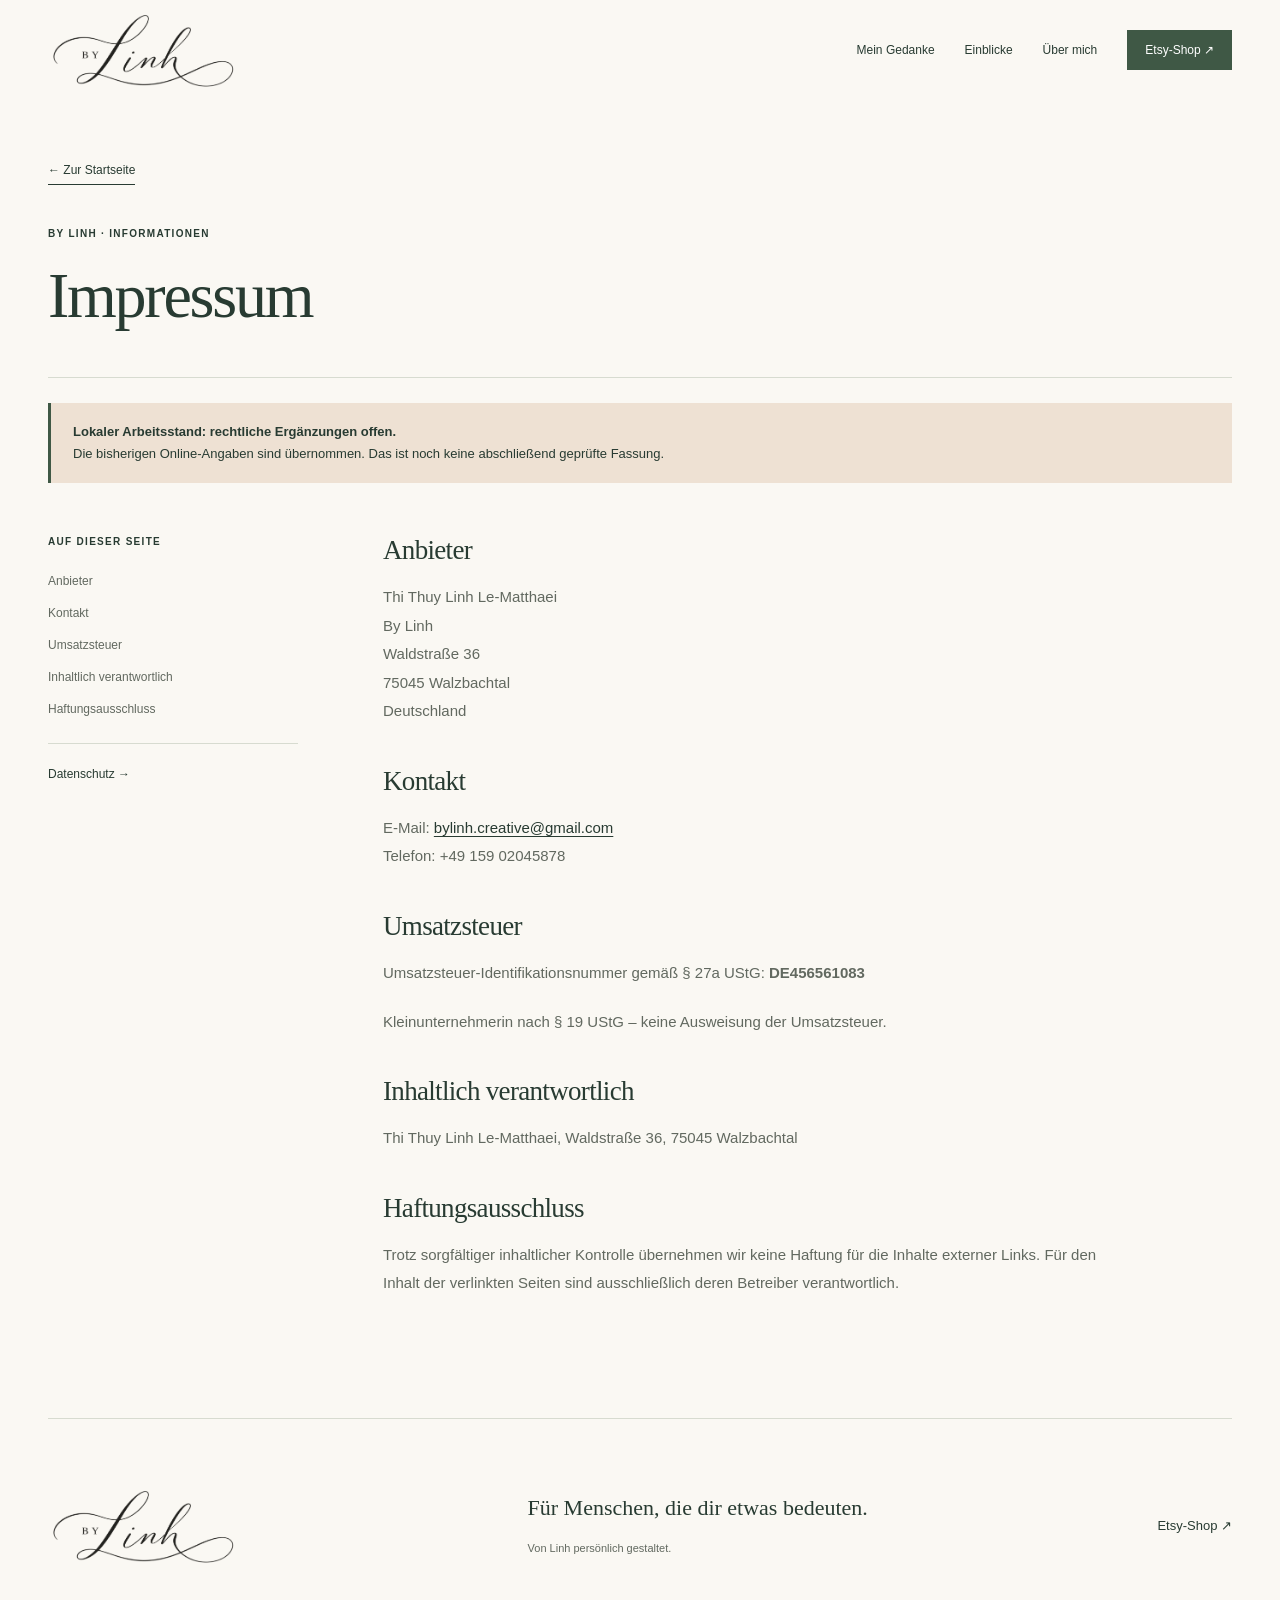
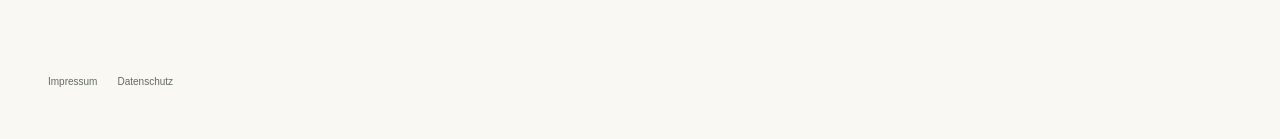
<file: impressum.html>
<!doctype html><html lang="de"><head><meta charset="utf-8"><meta name="viewport" content="width=device-width,initial-scale=1"><title>Impressum — By Linh</title><link rel="stylesheet" href="assets/css/style.css?v=20261118-logo"><link rel="stylesheet" href="assets/css/mobile.css?v=1"></head><body class="legal-page">
<header><a class="wordmark" href="index.html" aria-label="By Linh – Startseite"><img class="brand-logo" src="assets/images/by-linh-logo.png" width="1774" height="887" alt="By Linh"></a><nav aria-label="Hauptnavigation"><a href="index.html#gedanke">Mein Gedanke</a><a href="index.html#arbeiten">Einblicke</a><a href="index.html#linh">Über mich</a><a class="nav-shop" href="https://bylinhde.etsy.com" target="_blank" rel="noopener">Etsy-Shop ↗</a></nav></header>
<main class="wrap legal-main"><div class="legal-title"><a class="text-link" href="index.html">← Zur Startseite</a><p class="eyebrow">BY LINH · INFORMATIONEN</p><h1>Impressum</h1></div><div class="legal-review-note"><strong>Lokaler Arbeitsstand: rechtliche Ergänzungen offen.</strong> Die bisherigen Online-Angaben sind übernommen. Das ist noch keine abschließend geprüfte Fassung.</div><div class="legal-layout"><aside aria-label="Inhalt"><p class="eyebrow">AUF DIESER SEITE</p><a href="#abschnitt-1">Anbieter</a><a href="#abschnitt-2">Kontakt</a><a href="#abschnitt-3">Umsatzsteuer</a><a href="#abschnitt-4">Inhaltlich verantwortlich</a><a href="#abschnitt-5">Haftungsausschluss</a><div class="legal-other"><a href="datenschutz.html">Datenschutz →</a></div></aside><article class="legal-content">
    
    <h2 id="abschnitt-1">Anbieter</h2>
    <p>Thi Thuy Linh Le-Matthaei<br>By Linh<br>Waldstraße 36<br>75045 Walzbachtal<br>Deutschland</p>
    <h2 id="abschnitt-2">Kontakt</h2>
    <p>E-Mail: <a href="mailto:bylinh.creative@gmail.com">bylinh.creative@gmail.com</a><br>Telefon: +49 159 02045878</p>
    <h2 id="abschnitt-3">Umsatzsteuer</h2>
<p>Umsatzsteuer-Identifikationsnummer gemäß § 27a UStG: <strong>DE456561083</strong></p>
    <p>Kleinunternehmerin nach § 19 UStG – keine Ausweisung der Umsatzsteuer.</p>
    <h2 id="abschnitt-4">Inhaltlich verantwortlich</h2>
    <p>Thi Thuy Linh Le-Matthaei, Waldstraße 36, 75045 Walzbachtal</p>
    <h2 id="abschnitt-5">Haftungsausschluss</h2>
    <p>Trotz sorgfältiger inhaltlicher Kontrolle übernehmen wir keine Haftung für die Inhalte externer Links. Für den Inhalt der verlinkten Seiten sind ausschließlich deren Betreiber verantwortlich.</p>
  </article></div></main><footer class="wrap"><div class="footer-top"><a class="wordmark" href="index.html" aria-label="By Linh – Startseite"><img class="brand-logo" src="assets/images/by-linh-logo.png" width="1774" height="887" alt="By Linh"></a><p>Für Menschen, die dir etwas bedeuten.<br><small>Von Linh persönlich gestaltet.</small></p><a href="https://bylinhde.etsy.com" target="_blank" rel="noopener">Etsy-Shop ↗</a></div><div class="footer-bottom"><div><a href="impressum.html">Impressum</a><a href="datenschutz.html">Datenschutz</a></div></div></footer></body></html>
</file>
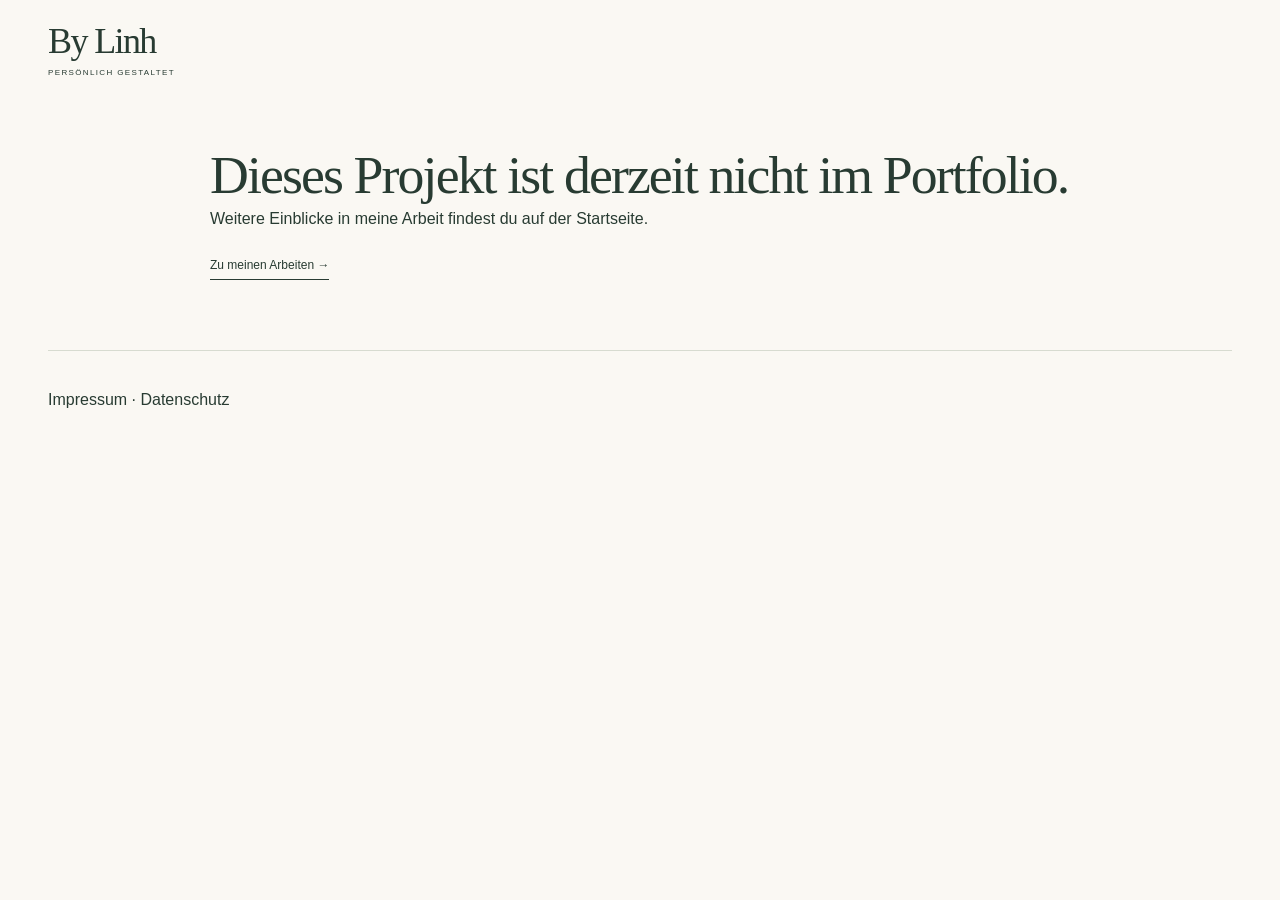
<file: projekte/caketopper-leon.html>
<!doctype html><html lang="de"><head><meta charset="utf-8"><meta name="viewport" content="width=device-width,initial-scale=1"><meta name="robots" content="noindex"><title>Projekt nicht im aktuellen Portfolio — By Linh</title><link rel="stylesheet" href="../assets/css/style.css"><link rel="stylesheet" href="../assets/css/mobile.css"></head><body><header><a class="wordmark" href="../index.html">By Linh<span>persönlich gestaltet</span></a></header><main class="wrap request-page"><h1>Dieses Projekt ist derzeit nicht im Portfolio.</h1><p>Weitere Einblicke in meine Arbeit findest du auf der Startseite.</p><a class="text-link" href="../index.html#arbeiten">Zu meinen Arbeiten →</a></main><footer class="wrap"><a href="../impressum.html">Impressum</a> · <a href="../datenschutz.html">Datenschutz</a></footer></body></html>
</file>
<file: assets/css/style.css>
:root{--paper:#faf8f3;--ink:#283b32;--muted:#626960;--line:#d7dbd0;--sage:#e8ece1;--olive:#3f5845;--peach:#eee1d3;--serif:Georgia,'Times New Roman',serif}*{box-sizing:border-box}html{scroll-behavior:smooth;scroll-padding-top:100px}body{margin:0;background:var(--paper);color:var(--ink);font-family:'Segoe UI',Arial,sans-serif;font-size:16px;line-height:1.7}a{color:inherit;text-decoration:none}button,a,summary{-webkit-tap-highlight-color:transparent}a:focus-visible,summary:focus-visible{outline:3px solid #9f6a40;outline-offset:5px}img{display:block;width:100%;height:100%;object-fit:cover}p{margin:0 0 1.1rem}h1,h2,h3{margin:0;font-weight:400}h1,h2{font-family:var(--serif);letter-spacing:-.045em;line-height:1.08}h1{font-size:clamp(49px,5.4vw,78px)}h2{font-size:clamp(36px,3.6vw,51px)}em{font-weight:400;color:#61765f}h3{font-size:22px;line-height:1.35}.wrap{width:min(1180px,calc(100% - 100px));margin:auto}.preview{padding:7px 30px;text-align:center;font-size:10px;letter-spacing:.12em;background:#e5e7dd;color:#465344}.preview span{margin-left:20px;letter-spacing:0}header{width:min(1300px,calc(100% - 80px));height:108px;margin:auto;display:flex;align-items:center;justify-content:space-between;border-bottom:1px solid var(--line)}.wordmark{font-family:var(--serif);font-size:38px;line-height:1;letter-spacing:-.06em}.wordmark span{display:block;font-family:'Segoe UI',sans-serif;font-size:9px;letter-spacing:.2em;margin-top:10px;text-transform:uppercase}nav{display:flex;gap:35px;align-items:center;font-size:13px}nav a:hover,.text-link:hover{color:#7e583e}.nav-shop{border-bottom:1px solid var(--ink);padding:7px 0}.hero{padding:75px 0 95px;display:grid;grid-template-columns:1.05fr 1fr;gap:70px;align-items:center}.eyebrow{font-size:10px;font-weight:650;letter-spacing:.2em;margin-bottom:26px}.hero h1{margin-bottom:26px}.hero-copy>p:not(.eyebrow):not(.small-note){max-width:445px;color:var(--muted);font-size:15px}.hero-copy p.intro{font-size:19px!important;line-height:1.65;color:var(--ink)!important}.actions{display:flex;flex-direction:column;align-items:flex-start;gap:20px;margin-top:28px}.button{display:inline-flex;align-items:center;justify-content:space-between;gap:35px;padding:16px 23px;font-size:13px;font-weight:600;border:1px solid var(--olive);transition:background .2s}.primary{background:var(--olive);color:white}.primary:hover{background:#2c4231}.text-link{font-size:13px;font-weight:650;display:inline-flex;align-items:center;gap:28px;border-bottom:1px solid;padding-bottom:4px}.small-note{font-size:11px;color:var(--muted);margin-top:17px}.hero-visual{position:relative;height:620px;margin-right:16px}.hero-visual>img{border-radius:150px 4px 4px 4px;object-position:45% 50%}.image-note{position:absolute;bottom:22px;left:-24px;background:var(--paper);padding:18px 25px;box-shadow:0 8px 30px #26352a0b;max-width:320px}.image-note span{display:block;font-size:12px;color:var(--muted)}.image-note strong{font-family:var(--serif);font-size:21px;font-weight:400}.vertical-note{position:absolute;right:-31px;top:50%;writing-mode:vertical-rl;font-size:9px;letter-spacing:.2em}.thought{padding:65px 0 85px;border-top:1px solid var(--line)}.thought h2{font-size:clamp(30px,3.5vw,49px);max-width:940px}.thought-bottom{display:flex;gap:25px;align-items:flex-start;margin-top:35px;margin-left:auto;width:54%}.thought-bottom p{font-size:14px;color:var(--muted)}.paths{background:var(--sage);padding:85px 0 95px}.section-heading{display:flex;justify-content:space-between;align-items:flex-end;gap:55px;margin-bottom:45px}.section-heading>p{max-width:340px;color:var(--muted);font-size:14px;margin:0}.path-grid{display:grid;grid-template-columns:1.5fr 1fr;gap:25px}.catalog{background:var(--paper);display:flex;flex-direction:column}.path-photo{height:330px;overflow:hidden}.path-photo img{object-position:center 50%}.path-copy{padding:30px 35px 35px}.step-label{font-size:9px;letter-spacing:.15em;display:block;margin-bottom:12px}.path-copy h3,.custom h3{font-family:var(--serif);font-size:34px;letter-spacing:-.03em;margin-bottom:15px}.path-copy p,.custom p{font-size:14px;color:var(--muted)}.path-copy .text-link{margin-top:10px}.custom{border:1px solid #bac4b4;padding:36px;display:flex;flex-direction:column;justify-content:space-between}.custom-bottom{margin-top:45px}.handwritten{font-family:var(--serif);font-style:italic;font-size:23px!important;color:var(--ink)!important;line-height:1.4}.custom small{display:block;font-size:11px;margin-top:12px;color:var(--muted)}.values{padding:100px 0;display:grid;grid-template-columns:1fr 1fr;gap:70px}.value-list article{display:flex;gap:25px;border-bottom:1px solid var(--line);padding:22px 0}.value-list article:first-child{padding-top:0}.value-list article>span{font-size:11px;color:#7e8876;padding-top:5px}.value-list h3{font-size:19px;margin-bottom:8px}.value-list p{font-size:14px;color:var(--muted);margin:0}.portfolio{padding:35px 0 95px}.project-grid{display:grid;grid-template-columns:repeat(3,1fr);gap:45px 25px}.project-grid article img{height:285px;background:var(--peach);transition:transform .4s}.project-grid article>div{padding-top:19px}.project-grid article span{font-size:9px;letter-spacing:.13em;color:var(--muted)}.project-grid h3{font-family:var(--serif);font-size:24px;margin:8px 0;letter-spacing:-.02em}.project-grid p{font-size:13px;color:var(--muted);line-height:1.55}.portfolio-end{margin-top:45px;border-top:1px solid var(--line);padding-top:30px;display:flex;justify-content:space-between;align-items:center}.portfolio-end p{font-family:var(--serif);font-size:24px;line-height:1.4;margin:0}.about{background:var(--peach);padding:85px 0}.about-grid{display:grid;grid-template-columns:.8fr 1fr;gap:110px;align-items:center}.portrait{max-width:340px}.portrait img{height:400px;object-position:center 35%;border-radius:3px 100px 3px 3px}.portrait>span{display:block;font-size:11px;margin-top:14px;color:var(--muted)}.about h2{margin-bottom:25px}.about p:not(.eyebrow){font-size:14px}.about-lead{font-family:var(--serif);font-size:23px!important;line-height:1.5}.about .text-link{margin-top:12px}.inquiry{text-align:center;padding:100px 0 85px}.inquiry-intro{max-width:620px;margin:27px auto 40px;color:var(--muted);font-size:15px}.process{display:grid;grid-template-columns:repeat(3,1fr);max-width:850px;margin:45px auto}.process>div{padding:10px 25px;border-right:1px solid var(--line)}.process>div:last-child{border:0}.process span{font-size:10px;color:#7b886e}.process h3{font-family:var(--serif);font-size:27px;margin:10px 0}.process p{font-size:13px;color:var(--muted)}.faq{max-width:800px;padding-bottom:100px}.faq h2{margin-bottom:35px}.faq details{border-bottom:1px solid var(--line);padding:20px 0}.faq summary{cursor:pointer;list-style:none;display:flex;justify-content:space-between;font-size:15px;gap:20px}.faq summary::-webkit-details-marker{display:none}.faq details[open] summary span{transform:rotate(45deg)}.faq details p{font-size:14px;max-width:690px;padding-top:16px;color:var(--muted);margin:0}.faq details a{text-decoration:underline}footer{border-top:1px solid var(--line);padding:40px 0 25px}.footer-top{display:flex;justify-content:space-between;align-items:center;gap:30px}.footer-top p{font-family:var(--serif);font-size:20px;margin:0}.footer-top>a:last-child{font-size:13px}.footer-bottom{display:flex;justify-content:space-between;margin-top:40px;font-size:10px;color:var(--muted);gap:20px}.footer-bottom div{display:flex;gap:20px}@media(min-width:1600px){.hero-visual{height:670px}}@media(max-width:1050px){.wrap{width:calc(100% - 60px)}header{width:calc(100% - 60px)}.hero{gap:40px}.hero-visual{height:590px}.project-grid article img{height:240px}.about-grid{gap:60px}}@media(max-width:760px){.wrap{width:calc(100% - 40px)}.preview{font-size:8px;padding:6px 12px}.preview span{display:none}header{width:calc(100% - 40px);height:85px}.wordmark{font-size:31px}.wordmark span{font-size:7px}nav{gap:18px;font-size:11px}nav a:first-child,nav a:nth-child(3){display:none}.hero{padding:40px 0 55px;grid-template-columns:1fr;gap:35px}.hero h1{font-size:58px}.hero h1 br:last-child{display:none}.hero-copy>p:not(.eyebrow):not(.small-note){max-width:none}.hero-visual{height:440px;margin:0 16px 0 12px}.hero-visual>img{border-top-left-radius:110px}.image-note{left:-12px;bottom:20px;padding:14px 18px}.image-note strong{font-size:20px}.eyebrow{font-size:9px;margin-bottom:20px}.thought{padding:45px 0 55px}.thought h2{font-size:32px;line-height:1.2}.thought-bottom{width:100%;margin-top:25px}.paths{padding:55px 0}.section-heading{display:block;margin-bottom:30px}.section-heading>p{max-width:none;margin-top:22px}.path-grid{grid-template-columns:1fr}.path-photo{height:300px}.path-copy{padding:26px}.custom{padding:28px}.custom-bottom{margin-top:25px}.values{grid-template-columns:1fr;padding:60px 0;gap:35px}.portfolio{padding:15px 0 55px}.project-grid{grid-template-columns:1fr 1fr;gap:25px 16px}.project-grid article img{height:200px}.project-grid article span{font-size:8px}.project-grid h3{font-size:21px}.project-grid p{font-size:12px}.portfolio-end{align-items:flex-start;gap:22px;flex-direction:column}.portfolio-end p{font-size:23px}.about{padding:55px 0}.about-grid{grid-template-columns:1fr;gap:35px}.portrait{max-width:250px}.portrait img{height:290px}.inquiry{padding:65px 0 45px}.process{grid-template-columns:1fr;text-align:left;margin:25px auto}.process>div{border-right:0;border-bottom:1px solid var(--line);padding:15px 0}.process h3{display:inline;margin-left:14px;font-size:25px}.process p{margin:7px 0 0 32px}.faq{padding-bottom:60px}.footer-top{flex-wrap:wrap}.footer-top p{width:100%;order:3;font-size:19px}.footer-bottom{flex-direction:column;margin-top:25px}.footer-bottom span{font-size:9px}}@media(max-width:390px){.hero h1{font-size:49px}.project-grid{grid-template-columns:1fr}.project-grid article img{height:310px}.hero-visual{height:370px}.button{gap:18px;padding:15px 18px}}@media(prefers-reduced-motion:reduce){html{scroll-behavior:auto}*{transition:none!important}}

/* Vietnamese accents */
.viet-greeting{font-family:var(--serif);font-size:18px!important;color:var(--ink)!important;margin-bottom:20px}.viet-greeting [lang]{font-style:italic;color:#61765f}.viet-line{display:flex;align-items:baseline;gap:20px;margin-bottom:25px}.viet-line [lang]{font-family:var(--serif);font-style:italic;font-size:26px;color:#61765f}.viet-line>span:last-child{font-size:12px;color:var(--muted)}.footer-top p [lang]{font-style:italic;color:#61765f}.footer-top p small{font-family:Segoe UI,Arial,sans-serif;font-size:11px;color:var(--muted)}@media(max-width:760px){.viet-line{align-items:flex-start;flex-direction:column;gap:2px}.viet-line [lang]{font-size:24px}}

/* Legal subpages */
.legal-title{padding:55px 0 45px;border-bottom:1px solid var(--line)}.legal-title>.text-link{font-size:12px;margin-bottom:40px}.legal-title .eyebrow{margin-bottom:18px}.legal-title h1{font-size:clamp(38px,5vw,65px);overflow-wrap:anywhere}.legal-layout{display:grid;grid-template-columns:250px minmax(0,1fr);gap:85px;padding:50px 0 100px}.legal-layout aside{align-self:start;position:sticky;top:30px}.legal-layout aside>a{display:block;font-size:12px;color:var(--muted);margin:0 0 14px;line-height:1.5}.legal-layout aside>a:hover{text-decoration:underline}.legal-other{padding-top:20px;margin-top:25px;border-top:1px solid var(--line);font-size:12px}.legal-content{max-width:720px;overflow-wrap:anywhere}.legal-content h2{font-family:var(--serif);font-size:27px;line-height:1.3;letter-spacing:-.025em;margin:38px 0 15px;scroll-margin-top:30px}.legal-content h2:first-child{margin-top:0}.legal-content p,.legal-content li{font-size:15px;color:var(--muted);line-height:1.9}.legal-content p{margin-bottom:20px}.legal-content a{text-decoration:underline;text-underline-offset:3px;color:var(--ink)}.legal-content ul{padding-left:20px;margin:0 0 22px}.legal-content li{padding-left:4px}@media(max-width:760px){.legal-title{padding:35px 0}.legal-title>.text-link{margin-bottom:30px}.legal-layout{grid-template-columns:1fr;gap:35px;padding:30px 0 60px}.legal-layout aside{position:static;padding-bottom:20px;border-bottom:1px solid var(--line)}.legal-layout aside>a{display:inline-block;margin:0 16px 10px 0}.legal-other{padding-top:12px;margin-top:10px}.legal-content h2{font-size:25px}.legal-content p,.legal-content li{font-size:15px}}

.legal-review-note{background:#eee1d3;border-left:3px solid #916947;padding:18px 22px;font-size:13px;margin-top:25px}.legal-review-note strong{display:block}.legal-review-note a{text-decoration:underline}

/* 08.11.2026 — editorial composition inspired by Dumae; existing By Linh palette */
:root{--paper:#faf8f3;--ink:#283b32;--olive:#3f5845;--sage:#e8ece1;--peach:#eee1d3;--line:#d7dbd0}
body{font-family:'Segoe UI',Arial,sans-serif;font-size:16px;line-height:1.7}
.wrap{width:min(1280px,calc(100% - 96px))}
.preview{background:var(--peach);font-size:10px;padding:8px 20px;letter-spacing:.08em}
header{height:100px;width:calc(100% - 96px);max-width:1440px;border:0}
.wordmark{font-size:36px;letter-spacing:-.045em}.wordmark span{font-size:8px;letter-spacing:.17em}
nav{gap:30px;font-size:12px}.nav-shop{border:0;background:var(--olive);color:white;padding:10px 18px}.nav-shop:hover{color:white;background:var(--ink)}
h1,h2{letter-spacing:-.035em;line-height:1.12}h1{font-size:clamp(37px,4.2vw,64px)}h2{font-size:clamp(33px,3.3vw,48px)}h3{font-size:24px}em{color:var(--olive);font-style:normal}
.eyebrow{font-size:10px;letter-spacing:.13em;margin-bottom:22px}.button{font-size:12px;border-radius:0;padding:14px 20px;gap:22px}.text-link{font-size:12px;font-weight:500}
.hero-editorial-image{position:relative;height:clamp(370px,53vw,650px);overflow:hidden;background:var(--peach);margin:0 24px}
.hero-editorial-image img{object-position:50% 53%;width:100%;height:100%}
.hero-caption{position:absolute;left:28px;bottom:22px;margin:0;padding:8px 13px;background:var(--paper);color:var(--ink);font-size:12px}
.hero-editorial-intro{display:grid;grid-template-columns:1fr 1fr;gap:9%;padding:66px 0 76px;align-items:start}
.hero-editorial-intro .intro{font-size:17px;line-height:1.75;max-width:510px}.hero-editorial-intro .viet-greeting{font-size:14px;margin:0 0 14px}.hero-editorial-intro .actions{margin-top:24px;gap:18px}
.thought{padding:58px 0 64px;display:grid;grid-template-columns:1fr 1fr;column-gap:9%;border-top:1px solid var(--line)}
.thought>.eyebrow{grid-column:1;margin:0 0 14px}.thought .viet-line{grid-column:1;margin-bottom:24px}.thought h2{grid-column:2;grid-row:1 / 4;font-size:clamp(33px,3.4vw,48px);align-self:center}.thought-bottom{grid-column:1;width:auto;margin:0;max-width:480px}.thought-bottom p{font-size:14px}
.paths{background:var(--sage);padding:72px 0 80px}.section-heading{align-items:start;gap:60px;margin-bottom:38px}.section-heading>p{font-size:14px;max-width:390px}.path-grid{gap:30px}.catalog{background:var(--paper);border:0}.path-photo{height:340px}.path-photo img{object-fit:contain;background:var(--peach)}.path-copy{padding:30px}.step-label{font-size:10px;letter-spacing:.12em}.path-copy h3,.custom h3{font-family:var(--serif);font-size:36px}.custom{border:1px solid #b8c5b4;background:transparent;padding:38px}.custom p,.path-copy p{font-size:14px}.handwritten{font-family:var(--serif);font-style:italic;font-size:26px}
.values{padding:80px 0;gap:9%}.value-list article{padding:23px 0}.value-list article:first-child{padding-top:0}.value-list h3{font-size:20px}.value-list p{font-size:14px}.value-list article>span{color:var(--olive)}
.portfolio{padding:60px 0 80px;border-top:1px solid var(--line)}.project-grid{grid-template-columns:repeat(3,minmax(0,1fr));gap:42px 24px}.project-grid article img{height:auto;aspect-ratio:4/5;object-fit:cover;border-radius:0}.project-grid article>div{padding:17px 0 0}.project-grid article span{font-size:9px;letter-spacing:.12em;color:var(--olive)}.project-grid h3{font-family:var(--serif);font-size:25px;line-height:1.2;margin:8px 0}.project-grid p{font-size:13px}.portfolio-end{margin-top:48px;padding-top:30px}.portfolio-end p{font-size:26px}
.about{background:var(--peach);padding:75px 0}.about-grid{grid-template-columns:.8fr 1fr;gap:12%;align-items:center}.portrait{max-width:440px}.portrait img{height:auto;aspect-ratio:4/5;border-radius:0;object-position:center}.portrait>span{font-size:11px}.about h2{margin-bottom:24px}.about p{font-size:15px;max-width:550px}.about .about-lead{font-size:21px;line-height:1.5}
.inquiry{padding:85px 0 70px}.inquiry-intro{font-size:16px}.process{margin:40px auto}.process h3{font-size:27px}.faq{padding-bottom:85px;max-width:960px}.faq summary{font-size:15px;padding:22px 0}.faq details p{font-size:14px;max-width:720px}
footer{padding-top:35px}.footer-top{padding:25px 0 35px}.footer-top p{font-size:22px}.footer-bottom{padding:24px 0}.legal-title{padding-top:55px}.legal-title h1{font-size:clamp(42px,5vw,64px)}.legal-review-note{background:var(--peach);border-left-color:var(--olive)}
@media(max-width:900px){header{width:calc(100% - 48px)}.wrap{width:calc(100% - 48px)}.hero-editorial-intro{gap:40px}.path-photo{height:280px}.project-grid{gap:32px 18px}.project-grid h3{font-size:22px}.about-grid{gap:7%}}
@media(max-width:650px){header{height:auto;min-height:106px;flex-wrap:wrap;padding:18px 0;gap:20px}.wordmark{font-size:32px}nav{display:flex;flex-wrap:wrap;gap:12px 20px;width:100%;font-size:11px;justify-content:space-between}nav .nav-shop{padding:6px 10px}.preview span{display:none}.hero-editorial-image{margin:0 12px;height:410px}.hero-editorial-image img{object-position:48% 50%}.hero-caption{left:14px;bottom:14px;font-size:10px;max-width:calc(100% - 28px)}.hero-editorial-intro{grid-template-columns:1fr;gap:28px;padding:36px 0 45px}.hero-editorial-intro h1{font-size:40px}.hero-editorial-intro .eyebrow{margin-bottom:15px}.hero-editorial-intro .intro{font-size:15px}.thought{display:block;padding:38px 0}.thought h2{margin:24px 0}.thought-bottom{width:100%;max-width:none}.thought .viet-line{margin-bottom:0}.paths{padding:48px 0}.path-grid{grid-template-columns:1fr;gap:22px}.path-copy,.custom{padding:25px}.path-photo{height:310px}.section-heading{display:block}.section-heading>p{margin-top:20px;max-width:none}.values{grid-template-columns:1fr;gap:30px;padding:48px 0}.portfolio{padding:45px 0}.project-grid{grid-template-columns:1fr 1fr;gap:28px 16px}.project-grid h3{font-size:22px}.project-grid article span{font-size:8px}.project-grid p{font-size:12px}.portfolio-end{flex-direction:column;align-items:start;gap:20px}.about{padding:48px 0}.about-grid{grid-template-columns:1fr;gap:30px}.portrait{max-width:none;width:74%}.about .about-lead{font-size:20px}.inquiry{padding:50px 0}.process{grid-template-columns:1fr;margin:24px auto}.process h3{font-size:25px}.faq{padding-bottom:48px}.footer-top p{font-size:20px}}
@media(prefers-reduced-motion:reduce){html{scroll-behavior:auto}}
.thought-bottom{display:block}

/* Tally integration 09.11.2026 */
.inquiry-form{max-width:720px;margin:40px auto 0;text-align:left}.inquiry-form iframe{display:block;width:100%;border:0}.inquiry .small-note a{text-decoration:underline;text-underline-offset:3px}

.request-page{max-width:860px;padding:45px 0 70px}.request-heading{max-width:660px;margin:48px auto 0}.request-heading h1{margin-bottom:24px}.request-heading>p:not(.eyebrow):not(.small-note){font-size:17px;max-width:570px}.request-page .inquiry-form{margin-top:30px}.request-page>.small-note{max-width:720px;margin:18px auto}@media(max-width:650px){.request-page{padding-top:30px}.request-heading{margin-top:35px}.request-heading h1{font-size:42px}.request-heading>p:not(.eyebrow):not(.small-note){font-size:15px}}

/* Clickable original project images */
.project-open{position:relative;display:block;width:100%;padding:0;border:0;background:var(--peach);color:var(--ink);cursor:zoom-in;text-align:left}.project-open:focus-visible,.project-gallery button:focus-visible{outline:3px solid var(--olive);outline-offset:4px}.project-zoom{position:absolute;right:12px;bottom:12px;padding:6px 10px;background:var(--paper);font:11px 'Segoe UI',Arial,sans-serif}.gallery-visible{overflow:hidden}.project-gallery{border:0;padding:0;background:transparent;color:var(--ink);max-width:none;max-height:none;width:100%;height:100%;inset:0;margin:0;overflow:auto}.project-gallery::backdrop{background:rgba(24,32,26,.85)}.gallery-panel{width:min(1060px,calc(100% - 48px));margin:24px auto;background:var(--paper)}.gallery-toolbar{display:flex;justify-content:space-between;align-items:center;padding:12px 20px;border-bottom:1px solid var(--line)}.gallery-count{font-size:12px}.gallery-close{border:0;background:transparent;color:var(--ink);padding:10px;cursor:pointer;font:14px 'Segoe UI',Arial,sans-serif}.gallery-stage{position:relative;background:#eee9df;display:flex;align-items:center;justify-content:center;min-height:200px}.gallery-stage>img{width:100%;height:min(68vh,760px);object-fit:contain}.gallery-prev,.gallery-next{position:absolute;top:50%;transform:translateY(-50%);height:46px;width:46px;border:1px solid var(--line);background:var(--paper);color:var(--ink);cursor:pointer;font-size:22px}.gallery-prev{left:14px}.gallery-next{right:14px}.gallery-caption{padding:22px 28px 26px}.gallery-caption h2{font-size:29px;line-height:1.2;margin-bottom:10px}.gallery-caption p{font-size:14px;max-width:700px;margin-bottom:12px}.gallery-caption small{font-size:11px;color:var(--muted)}@media(max-width:650px){.gallery-panel{width:calc(100% - 20px);margin:10px auto}.gallery-stage>img{height:58vh}.gallery-prev,.gallery-next{width:40px;height:44px}.gallery-prev{left:6px}.gallery-next{right:6px}.gallery-caption{padding:20px}.gallery-caption h2{font-size:25px}}

/* One section divider; no extra rule under the final value. */
.value-list article:last-child{border-bottom:0}

/* Keep only the footer divider after the final FAQ entry. */
.faq details:last-child{border-bottom:0}

/* Temporary supplied By Linh logo, original transparent PNG. */
.wordmark:has(.brand-logo){display:block;flex:0 0 auto;line-height:0;letter-spacing:normal}
.wordmark .brand-logo{display:block;width:190px;height:auto;max-width:100%;object-fit:contain}
@media(max-width:760px){.wordmark .brand-logo{width:160px}}
</file>
<file: assets/css/motion.css>
/* By Linh · quiet motion study · 11.11.2026 */
.gallery-project-grid:not([hidden]){display:grid;grid-template-columns:repeat(2,minmax(0,1fr));gap:18px;padding:22px;background:var(--paper)}
.gallery-project-grid figure{margin:0;min-width:0}
.gallery-project-grid img{display:block;width:100%;height:360px;object-fit:contain;background:#eee9df}
.gallery-project-grid figcaption{font-size:12px;padding:9px 0;color:var(--muted)}
.gallery-project-grid figure:last-child:nth-child(odd){grid-column:1/-1}
.gallery-set-view .gallery-stage{min-height:60px;justify-content:space-between;padding:8px 16px}
.gallery-set-view .gallery-stage>img[hidden]{display:none}
.gallery-set-view .gallery-prev,.gallery-set-view .gallery-next{position:static;transform:none}
@media(max-width:650px){.gallery-project-grid:not([hidden]){grid-template-columns:1fr;padding:14px;gap:16px}.gallery-project-grid img{height:auto;max-height:65vh}.gallery-project-grid figure:last-child{grid-column:auto}}
/* Diagonally opposed corners: top right and bottom left. */
.hero-editorial-image{border-radius:0 clamp(60px,9vw,150px) 0 clamp(60px,9vw,150px);isolation:isolate}
.hero-editorial-image img{object-position:20% 35%;transform-origin:20% 42%;transform:scale(1.4)}
.portrait img{border-radius:0 clamp(55px,7vw,105px) 0 clamp(55px,7vw,105px)}
.motion-reveal{opacity:1;transform:translateY(0);transition:opacity 1s ease var(--motion-delay,0ms),transform 1.25s cubic-bezier(.22,1,.36,1) var(--motion-delay,0ms),clip-path 1.35s cubic-bezier(.22,1,.36,1) var(--motion-delay,0ms)}
.motion-image{clip-path:inset(0 0 0 0)}
.motion-waiting{opacity:0;transform:translateY(48px)}
.motion-image.motion-waiting{clip-path:inset(0 0 24% 0);transform:translateY(30px)}
.thought h2{position:relative;padding-bottom:30px}
.thought h2::after{content:none}
.project-open{overflow:hidden}
.project-open .project-zoom{transition:background .3s,color .3s}
.button span,.text-link span{display:inline-block;transition:transform .3s ease}
.button:hover span,.text-link:hover span{transform:translateX(4px)}
.button:focus-visible,.text-link:focus-visible{outline:2px solid var(--olive);outline-offset:5px}
@media(hover:hover) and (pointer:fine){
  .project-open img{transition:transform .8s cubic-bezier(.22,1,.36,1)}
  .project-open:hover img{transform:scale(1.035)}
  .project-open:hover .project-zoom{background:var(--olive);color:var(--paper)}
}
@media(prefers-reduced-motion:reduce){
  .motion-waiting{opacity:1;transform:none;clip-path:none}
  *,*::before,*::after{animation:none!important;transition:none!important;scroll-behavior:auto!important}
  .project-open:hover img,.button:hover span,.text-link:hover span{transform:none}
}
</file>
<file: assets/css/mobile.css>
/* Shared mobile refinements; desktop composition remains unchanged. */
.gallery-toolbar{position:sticky;top:0;z-index:5;background:var(--paper)}
.gallery-close{min-height:44px;min-width:44px}
.gallery-prev,.gallery-next{min-width:44px;min-height:44px}
@media(max-width:760px){
  header{height:auto;min-height:0;display:flex;flex-wrap:wrap;gap:18px;padding:20px 0;width:calc(100% - 40px)}
  nav{width:100%;display:flex;flex-wrap:wrap;justify-content:flex-start;gap:4px 18px;font-size:14px}
  nav a,nav a:first-child,nav a:nth-child(3){display:inline-flex;align-items:center;min-height:44px;padding:8px 0}
  nav a.nav-shop{padding:8px 14px}
  .wrap{width:calc(100% - 40px)}
  .hero-editorial-image{height:clamp(240px,63vw,340px);margin:0 12px}
  .hero-caption{font-size:12px;line-height:1.5;left:30px;bottom:18px;max-width:calc(100% - 55px)}
  .hero-editorial-intro{grid-template-columns:1fr;gap:22px;padding:30px 0 42px}
  .hero-editorial-intro h1{font-size:clamp(33px,8.8vw,44px)}
  .hero-editorial-intro .intro,.thought-bottom p,.path-copy p,.custom p,.section-heading>p,.value-list p,.project-grid p,.about p:not(.eyebrow),.process p,.faq details p{font-size:16px;line-height:1.75}
  .eyebrow,.step-label{font-size:11px;letter-spacing:.1em}
  .button,.text-link{font-size:14px;min-height:44px;max-width:100%}
  .button{gap:16px}
  .text-link{padding-top:8px;padding-bottom:8px}
  .actions{align-items:stretch}
  .actions .button{justify-content:space-between}
  .small-note,.custom small,.portrait>span,.gallery-caption small,.footer-bottom,.footer-bottom span{font-size:12px;line-height:1.65}
  .project-grid article span{font-size:11px}
  .project-grid .project-zoom{font-size:12px}
  .project-grid h3{font-size:25px}
  .project-grid article img{height:auto;aspect-ratio:4/5}
  .thought{display:block}.thought-bottom{width:100%;max-width:none}
  .path-grid,.values,.about-grid{grid-template-columns:1fr}
  .section-heading{display:block}.section-heading>p{max-width:none;margin-top:20px}
  .gallery-panel{width:calc(100% - 16px);margin:8px auto}
  .gallery-caption h2{font-size:26px;overflow-wrap:anywhere}
  .gallery-caption p,.gallery-project-grid figcaption{font-size:15px;line-height:1.65}
  .gallery-toolbar{padding:8px 12px}
  .gallery-project-grid:not([hidden]){grid-template-columns:1fr;padding:14px}
  .gallery-project-grid img{height:auto;max-height:65vh}
  .gallery-project-grid figure:last-child:nth-child(odd){grid-column:auto}
  .request-heading h1{font-size:clamp(34px,9vw,42px)}
  .request-heading>p:not(.eyebrow):not(.small-note){font-size:16px}
  .footer-bottom div{flex-wrap:wrap;gap:4px 20px}
  .footer-bottom a{display:inline-flex;align-items:center;min-height:44px;font-size:14px}
}
@media(max-width:520px){.project-grid{grid-template-columns:minmax(0,1fr);gap:36px}}
</file>
<file: assets/css/header.css>
/* Header study: live site unchanged. Text is HTML, never baked into a photo. */
.hero-banner{display:grid;grid-template-columns:minmax(0,.85fr) minmax(0,1.3fr);align-items:center;gap:36px;margin:0 24px;background:var(--paper)}
.hero-banner-copy{padding:36px 12px 36px 24px;max-width:560px}
.hero-banner-copy h1{font-size:clamp(34px,3.7vw,58px);line-height:1.15}
.hero-banner-subline{font-size:16px;line-height:1.75;margin:26px 0;color:var(--muted)}
.hero-banner-copy .actions{gap:16px;margin-top:28px}
.hero-with-copy .hero-editorial-image{margin:0;width:100%;height:clamp(360px,32vw,500px)}
.hero-with-copy .hero-editorial-image img{object-position:50% 56%;transform:scale(1.7);transform-origin:70% 60%}
.hero-with-copy .hero-editorial-intro{grid-template-columns:.85fr 1.3fr;gap:36px;padding:42px 0 56px;align-items:start}
.hero-with-copy .hero-editorial-intro>.viet-greeting{font-size:24px!important;margin:0}
.hero-with-copy .hero-editorial-intro>.intro{margin:0;max-width:650px}
@media(max-width:1000px){.hero-banner{gap:22px}.hero-banner-copy{padding-left:10px}.hero-banner-copy h1{font-size:37px}}
@media(max-width:760px){
  .hero-banner{grid-template-columns:minmax(0,1fr);gap:24px;margin:0 20px}
  .hero-banner-copy{padding:14px 0 0;max-width:none}
  .hero-banner-copy h1{font-size:clamp(34px,9vw,46px)}
  .hero-banner-subline{font-size:16px;margin:20px 0}
  .hero-banner-copy .actions{margin-top:20px;gap:10px}
  .hero-with-copy .hero-editorial-image{height:auto;aspect-ratio:3/2}
  .hero-with-copy .hero-editorial-image img{object-position:50% 53%;transform:scale(1.6);transform-origin:60% 70%}
  .hero-with-copy .hero-editorial-intro{grid-template-columns:minmax(0,1fr);gap:16px;padding:30px 0 40px}
}
</file>
